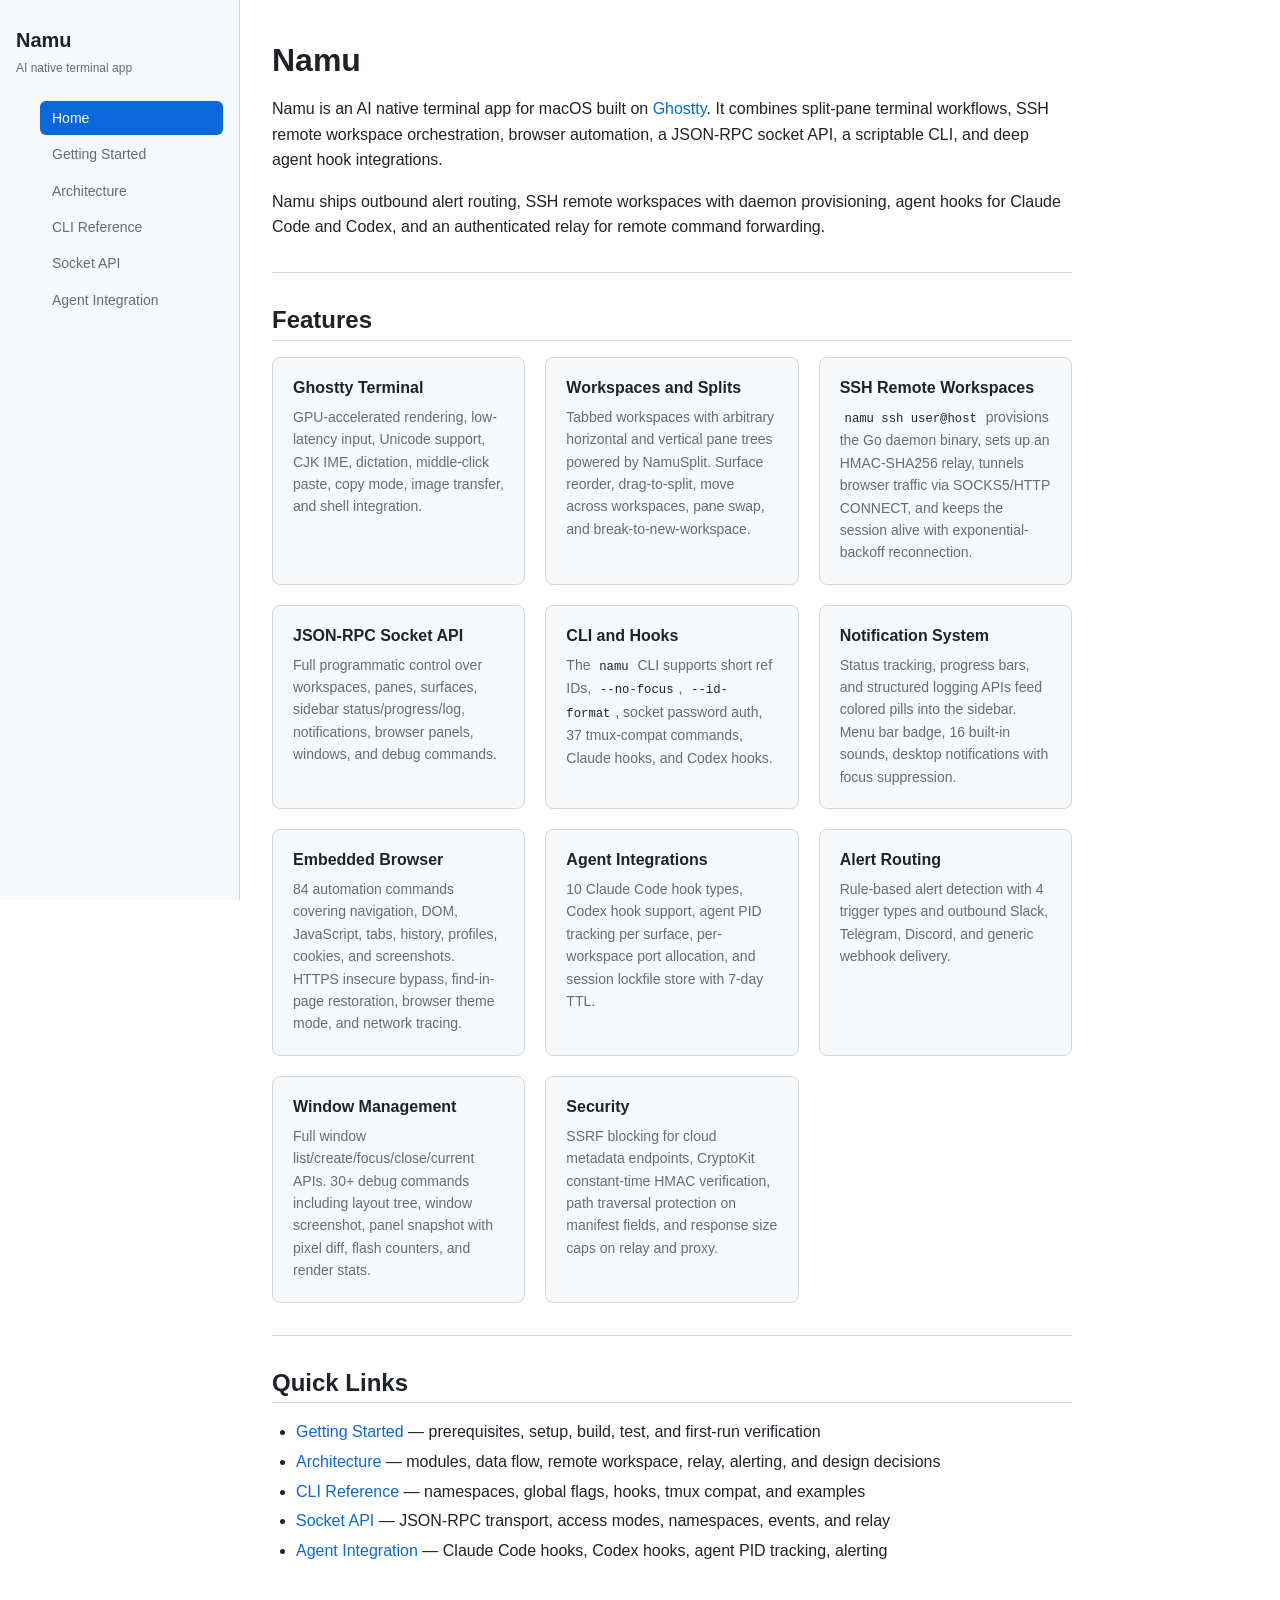
<file: docs/index.html>
<!DOCTYPE html>
<html lang="en">
<head>
    <meta charset="utf-8">
    <meta name="viewport" content="width=device-width, initial-scale=1">
    <title>Namu — AI native terminal app</title>
    <link rel="stylesheet" href="style.css">
</head>
<body>
<div class="page-wrapper">
    <aside class="sidebar">
        <a href="index.html" class="sidebar-logo">Namu</a>
        <p class="sidebar-tagline">AI native terminal app</p>
        <nav>
            <ul>
                <li><a href="index.html" class="active">Home</a></li>
                <li><a href="getting-started.html">Getting Started</a></li>
                <li><a href="architecture.html">Architecture</a></li>
                <li><a href="cli-reference.html">CLI Reference</a></li>
                <li><a href="socket-api.html">Socket API</a></li>
                <li><a href="ai-integration.html">Agent Integration</a></li>
            </ul>
        </nav>
    </aside>

    <main class="content">
        <h1>Namu</h1>
        <p>
            Namu is an AI native terminal app for macOS built on
            <a href="https://ghostty.org/">Ghostty</a>. It combines split-pane terminal
            workflows, SSH remote workspace orchestration, browser automation, a JSON-RPC
            socket API, a scriptable CLI, and deep agent hook integrations.
        </p>
        <p>
            Namu ships outbound alert routing, SSH remote workspaces with daemon
            provisioning, agent hooks for Claude Code and Codex, and an authenticated
            relay for remote command forwarding.
        </p>

        <hr>

        <h2>Features</h2>

        <div class="feature-grid">
            <div class="feature-card">
                <h3>Ghostty Terminal</h3>
                <p>GPU-accelerated rendering, low-latency input, Unicode support, CJK IME, dictation, middle-click paste, copy mode, image transfer, and shell integration.</p>
            </div>
            <div class="feature-card">
                <h3>Workspaces and Splits</h3>
                <p>Tabbed workspaces with arbitrary horizontal and vertical pane trees powered by NamuSplit. Surface reorder, drag-to-split, move across workspaces, pane swap, and break-to-new-workspace.</p>
            </div>
            <div class="feature-card">
                <h3>SSH Remote Workspaces</h3>
                <p><code>namu ssh user@host</code> provisions the Go daemon binary, sets up an HMAC-SHA256 relay, tunnels browser traffic via SOCKS5/HTTP CONNECT, and keeps the session alive with exponential-backoff reconnection.</p>
            </div>
            <div class="feature-card">
                <h3>JSON-RPC Socket API</h3>
                <p>Full programmatic control over workspaces, panes, surfaces, sidebar status/progress/log, notifications, browser panels, windows, and debug commands.</p>
            </div>
            <div class="feature-card">
                <h3>CLI and Hooks</h3>
                <p>The <code>namu</code> CLI supports short ref IDs, <code>--no-focus</code>, <code>--id-format</code>, socket password auth, 37 tmux-compat commands, Claude hooks, and Codex hooks.</p>
            </div>
            <div class="feature-card">
                <h3>Notification System</h3>
                <p>Status tracking, progress bars, and structured logging APIs feed colored pills into the sidebar. Menu bar badge, 16 built-in sounds, desktop notifications with focus suppression.</p>
            </div>
            <div class="feature-card">
                <h3>Embedded Browser</h3>
                <p>84 automation commands covering navigation, DOM, JavaScript, tabs, history, profiles, cookies, and screenshots. HTTPS insecure bypass, find-in-page restoration, browser theme mode, and network tracing.</p>
            </div>
            <div class="feature-card">
                <h3>Agent Integrations</h3>
                <p>10 Claude Code hook types, Codex hook support, agent PID tracking per surface, per-workspace port allocation, and session lockfile store with 7-day TTL.</p>
            </div>
            <div class="feature-card">
                <h3>Alert Routing</h3>
                <p>Rule-based alert detection with 4 trigger types and outbound Slack, Telegram, Discord, and generic webhook delivery.</p>
            </div>
            <div class="feature-card">
                <h3>Window Management</h3>
                <p>Full window list/create/focus/close/current APIs. 30+ debug commands including layout tree, window screenshot, panel snapshot with pixel diff, flash counters, and render stats.</p>
            </div>
            <div class="feature-card">
                <h3>Security</h3>
                <p>SSRF blocking for cloud metadata endpoints, CryptoKit constant-time HMAC verification, path traversal protection on manifest fields, and response size caps on relay and proxy.</p>
            </div>
        </div>

        <hr>

        <h2>Quick Links</h2>
        <ul>
            <li><a href="getting-started.html">Getting Started</a> — prerequisites, setup, build, test, and first-run verification</li>
            <li><a href="architecture.html">Architecture</a> — modules, data flow, remote workspace, relay, alerting, and design decisions</li>
            <li><a href="cli-reference.html">CLI Reference</a> — namespaces, global flags, hooks, tmux compat, and examples</li>
            <li><a href="socket-api.html">Socket API</a> — JSON-RPC transport, access modes, namespaces, events, and relay</li>
            <li><a href="ai-integration.html">Agent Integration</a> — Claude Code hooks, Codex hooks, agent PID tracking, alerting</li>
        </ul>
    </main>
</div>
</body>
</html>
</file>
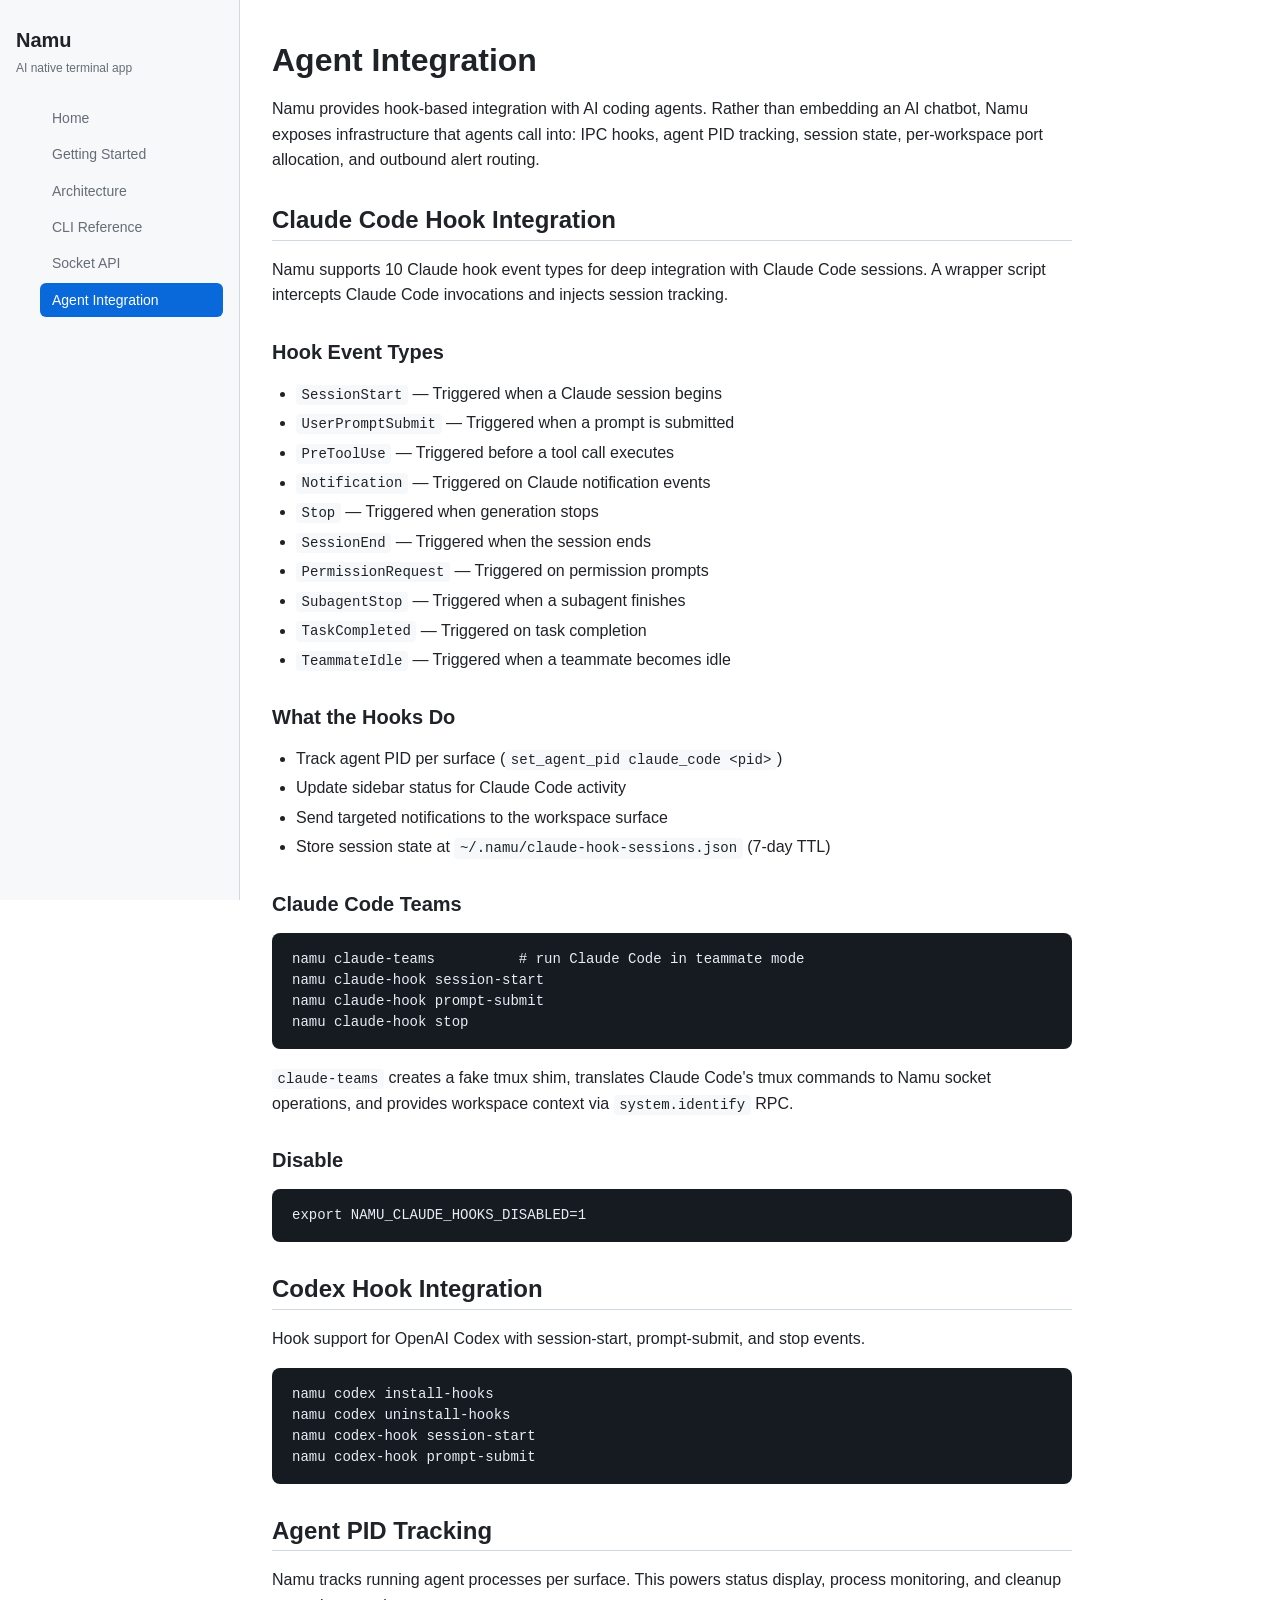
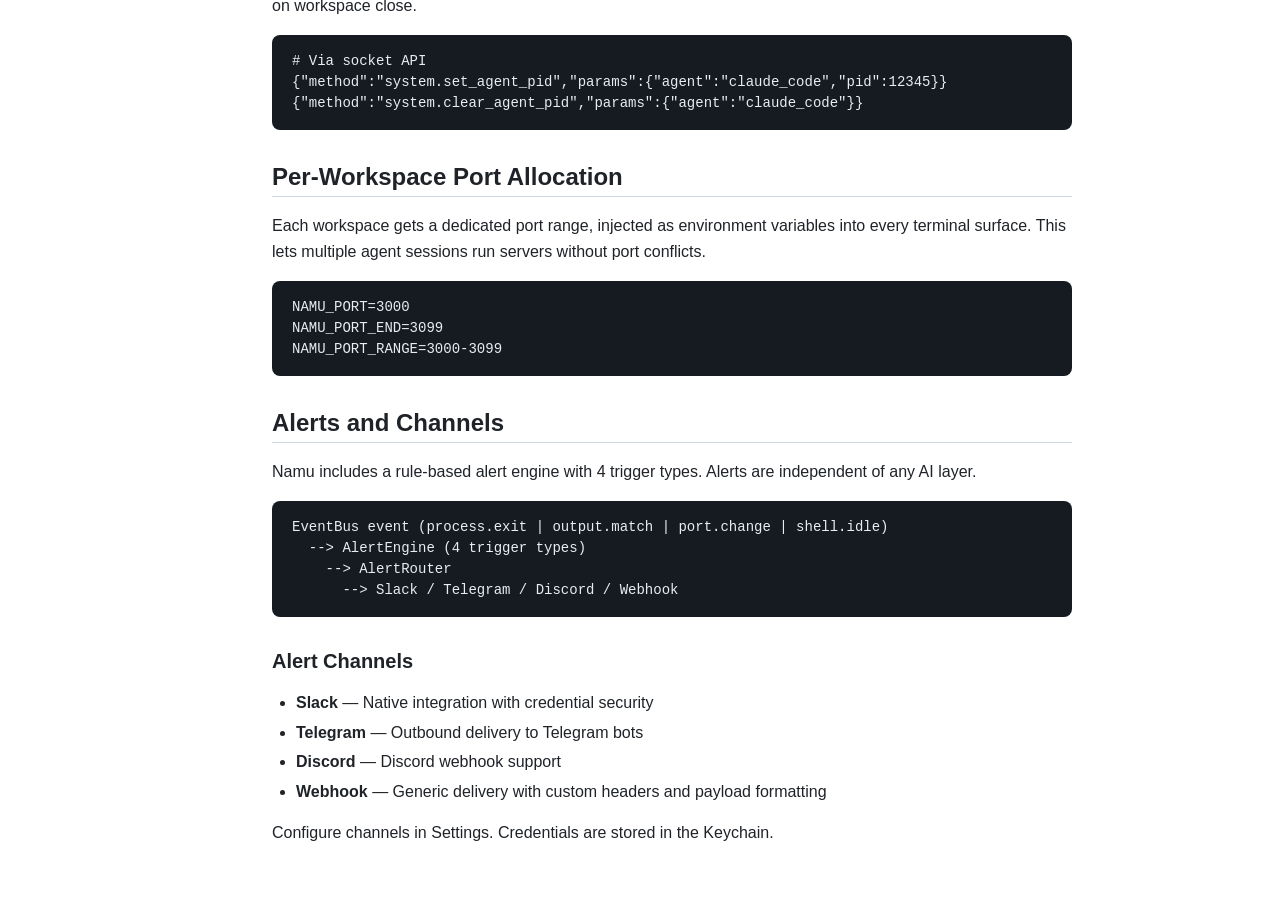
<file: docs/ai-integration.html>
<!DOCTYPE html>
<html lang="en">
<head>
    <meta charset="utf-8">
    <meta name="viewport" content="width=device-width, initial-scale=1">
    <title>Agent Integration — Namu</title>
    <link rel="stylesheet" href="style.css">
</head>
<body>
<div class="page-wrapper">
    <aside class="sidebar">
        <a href="index.html" class="sidebar-logo">Namu</a>
        <p class="sidebar-tagline">AI native terminal app</p>
        <nav>
            <ul>
                <li><a href="index.html">Home</a></li>
                <li><a href="getting-started.html">Getting Started</a></li>
                <li><a href="architecture.html">Architecture</a></li>
                <li><a href="cli-reference.html">CLI Reference</a></li>
                <li><a href="socket-api.html">Socket API</a></li>
                <li><a href="ai-integration.html" class="active">Agent Integration</a></li>
            </ul>
        </nav>
    </aside>

    <main class="content">
        <h1>Agent Integration</h1>

        <p>
            Namu provides hook-based integration with AI coding agents. Rather than
            embedding an AI chatbot, Namu exposes infrastructure that agents call into:
            IPC hooks, agent PID tracking, session state, per-workspace port allocation,
            and outbound alert routing.
        </p>

        <h2>Claude Code Hook Integration</h2>
        <p>
            Namu supports 10 Claude hook event types for deep integration with Claude Code
            sessions. A wrapper script intercepts Claude Code invocations and injects
            session tracking.
        </p>

        <h3>Hook Event Types</h3>
        <ul>
            <li><code>SessionStart</code> — Triggered when a Claude session begins</li>
            <li><code>UserPromptSubmit</code> — Triggered when a prompt is submitted</li>
            <li><code>PreToolUse</code> — Triggered before a tool call executes</li>
            <li><code>Notification</code> — Triggered on Claude notification events</li>
            <li><code>Stop</code> — Triggered when generation stops</li>
            <li><code>SessionEnd</code> — Triggered when the session ends</li>
            <li><code>PermissionRequest</code> — Triggered on permission prompts</li>
            <li><code>SubagentStop</code> — Triggered when a subagent finishes</li>
            <li><code>TaskCompleted</code> — Triggered on task completion</li>
            <li><code>TeammateIdle</code> — Triggered when a teammate becomes idle</li>
        </ul>

        <h3>What the Hooks Do</h3>
        <ul>
            <li>Track agent PID per surface (<code>set_agent_pid claude_code &lt;pid&gt;</code>)</li>
            <li>Update sidebar status for Claude Code activity</li>
            <li>Send targeted notifications to the workspace surface</li>
            <li>Store session state at <code>~/.namu/claude-hook-sessions.json</code> (7-day TTL)</li>
        </ul>

        <h3>Claude Code Teams</h3>
        <pre><code>namu claude-teams          # run Claude Code in teammate mode
namu claude-hook session-start
namu claude-hook prompt-submit
namu claude-hook stop</code></pre>
        <p>
            <code>claude-teams</code> creates a fake tmux shim, translates Claude Code's
            tmux commands to Namu socket operations, and provides workspace context via
            <code>system.identify</code> RPC.
        </p>

        <h3>Disable</h3>
        <pre><code>export NAMU_CLAUDE_HOOKS_DISABLED=1</code></pre>

        <h2>Codex Hook Integration</h2>
        <p>
            Hook support for OpenAI Codex with session-start, prompt-submit, and
            stop events.
        </p>
        <pre><code>namu codex install-hooks
namu codex uninstall-hooks
namu codex-hook session-start
namu codex-hook prompt-submit</code></pre>

        <h2>Agent PID Tracking</h2>
        <p>
            Namu tracks running agent processes per surface. This powers status display,
            process monitoring, and cleanup on workspace close.
        </p>
        <pre><code># Via socket API
{"method":"system.set_agent_pid","params":{"agent":"claude_code","pid":12345}}
{"method":"system.clear_agent_pid","params":{"agent":"claude_code"}}</code></pre>

        <h2>Per-Workspace Port Allocation</h2>
        <p>
            Each workspace gets a dedicated port range, injected as environment variables
            into every terminal surface. This lets multiple agent sessions run servers
            without port conflicts.
        </p>
        <pre><code>NAMU_PORT=3000
NAMU_PORT_END=3099
NAMU_PORT_RANGE=3000-3099</code></pre>

        <h2>Alerts and Channels</h2>
        <p>
            Namu includes a rule-based alert engine with 4 trigger types.
            Alerts are independent of any AI layer.
        </p>
        <pre><code>EventBus event (process.exit | output.match | port.change | shell.idle)
  --> AlertEngine (4 trigger types)
    --> AlertRouter
      --> Slack / Telegram / Discord / Webhook</code></pre>

        <h3>Alert Channels</h3>
        <ul>
            <li><strong>Slack</strong> — Native integration with credential security</li>
            <li><strong>Telegram</strong> — Outbound delivery to Telegram bots</li>
            <li><strong>Discord</strong> — Discord webhook support</li>
            <li><strong>Webhook</strong> — Generic delivery with custom headers and payload formatting</li>
        </ul>

        <p>Configure channels in Settings. Credentials are stored in the Keychain.</p>
    </main>
</div>
</body>
</html>
</file>
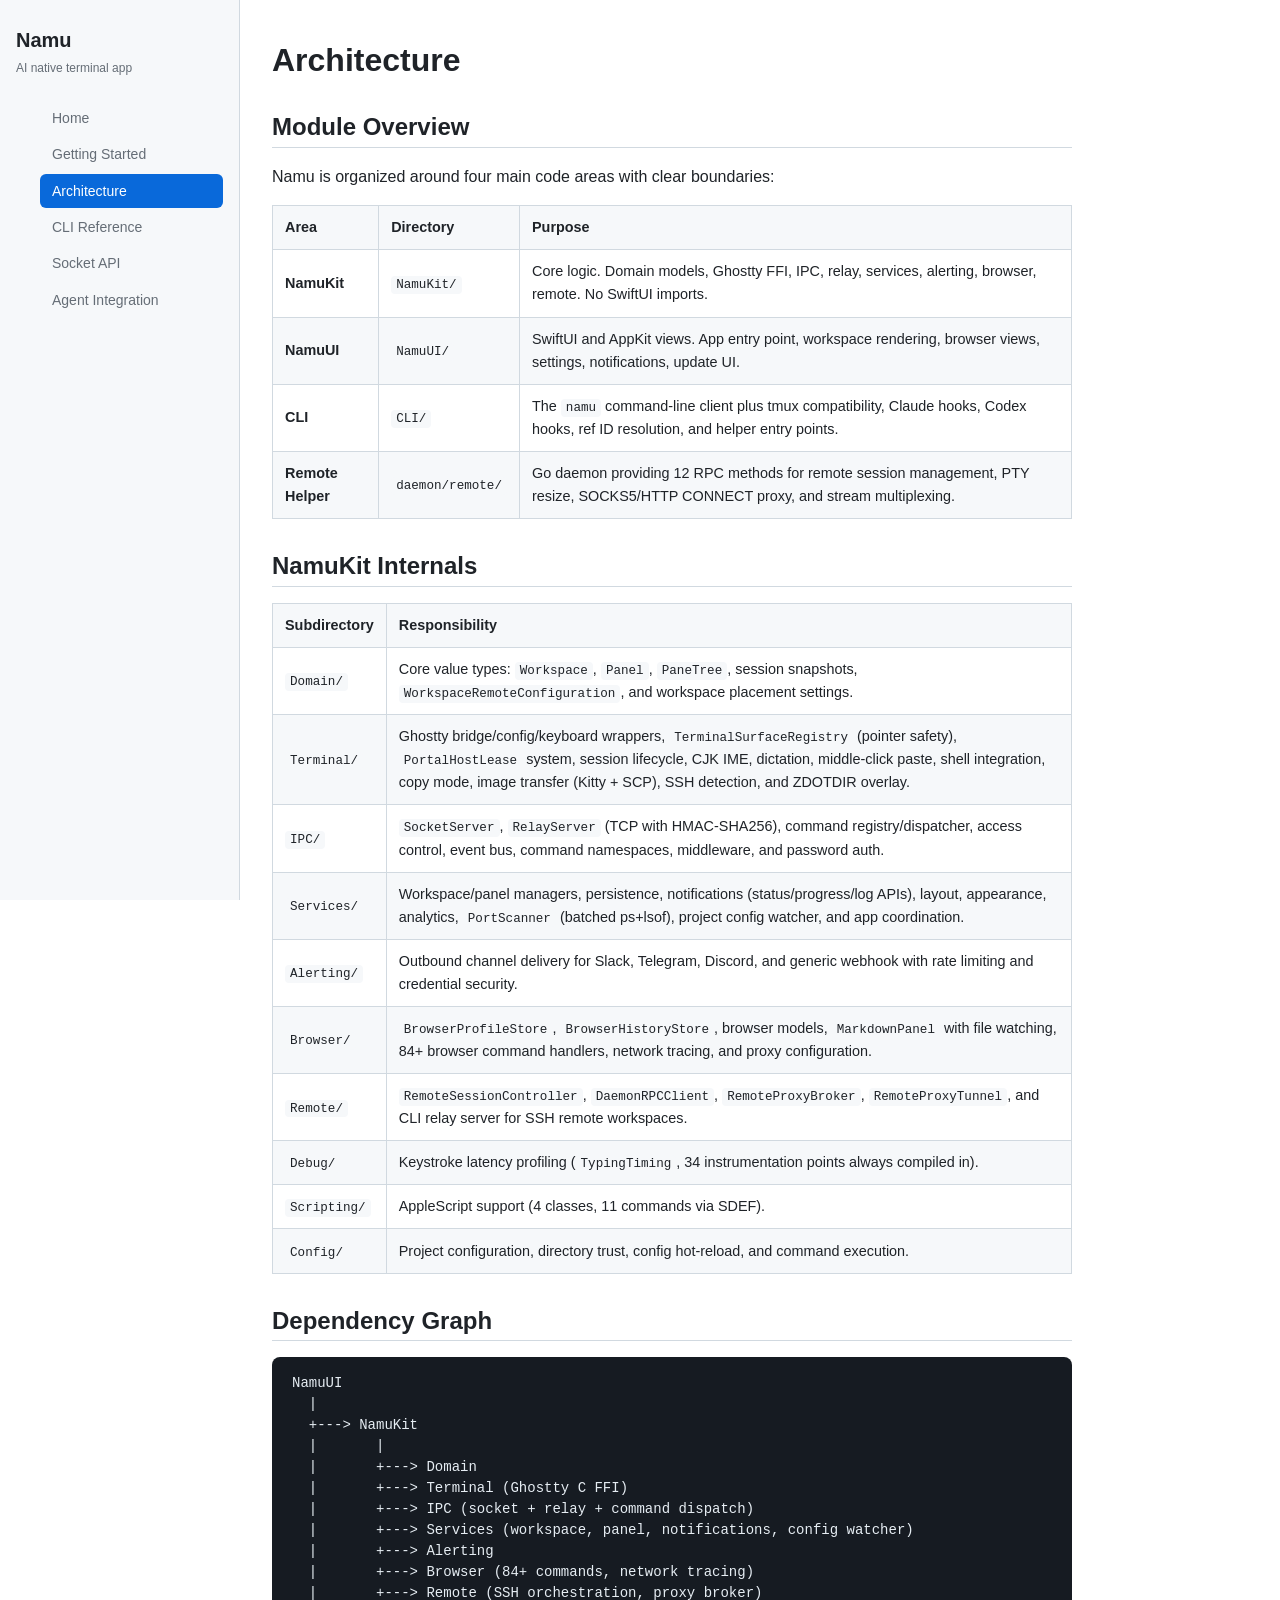
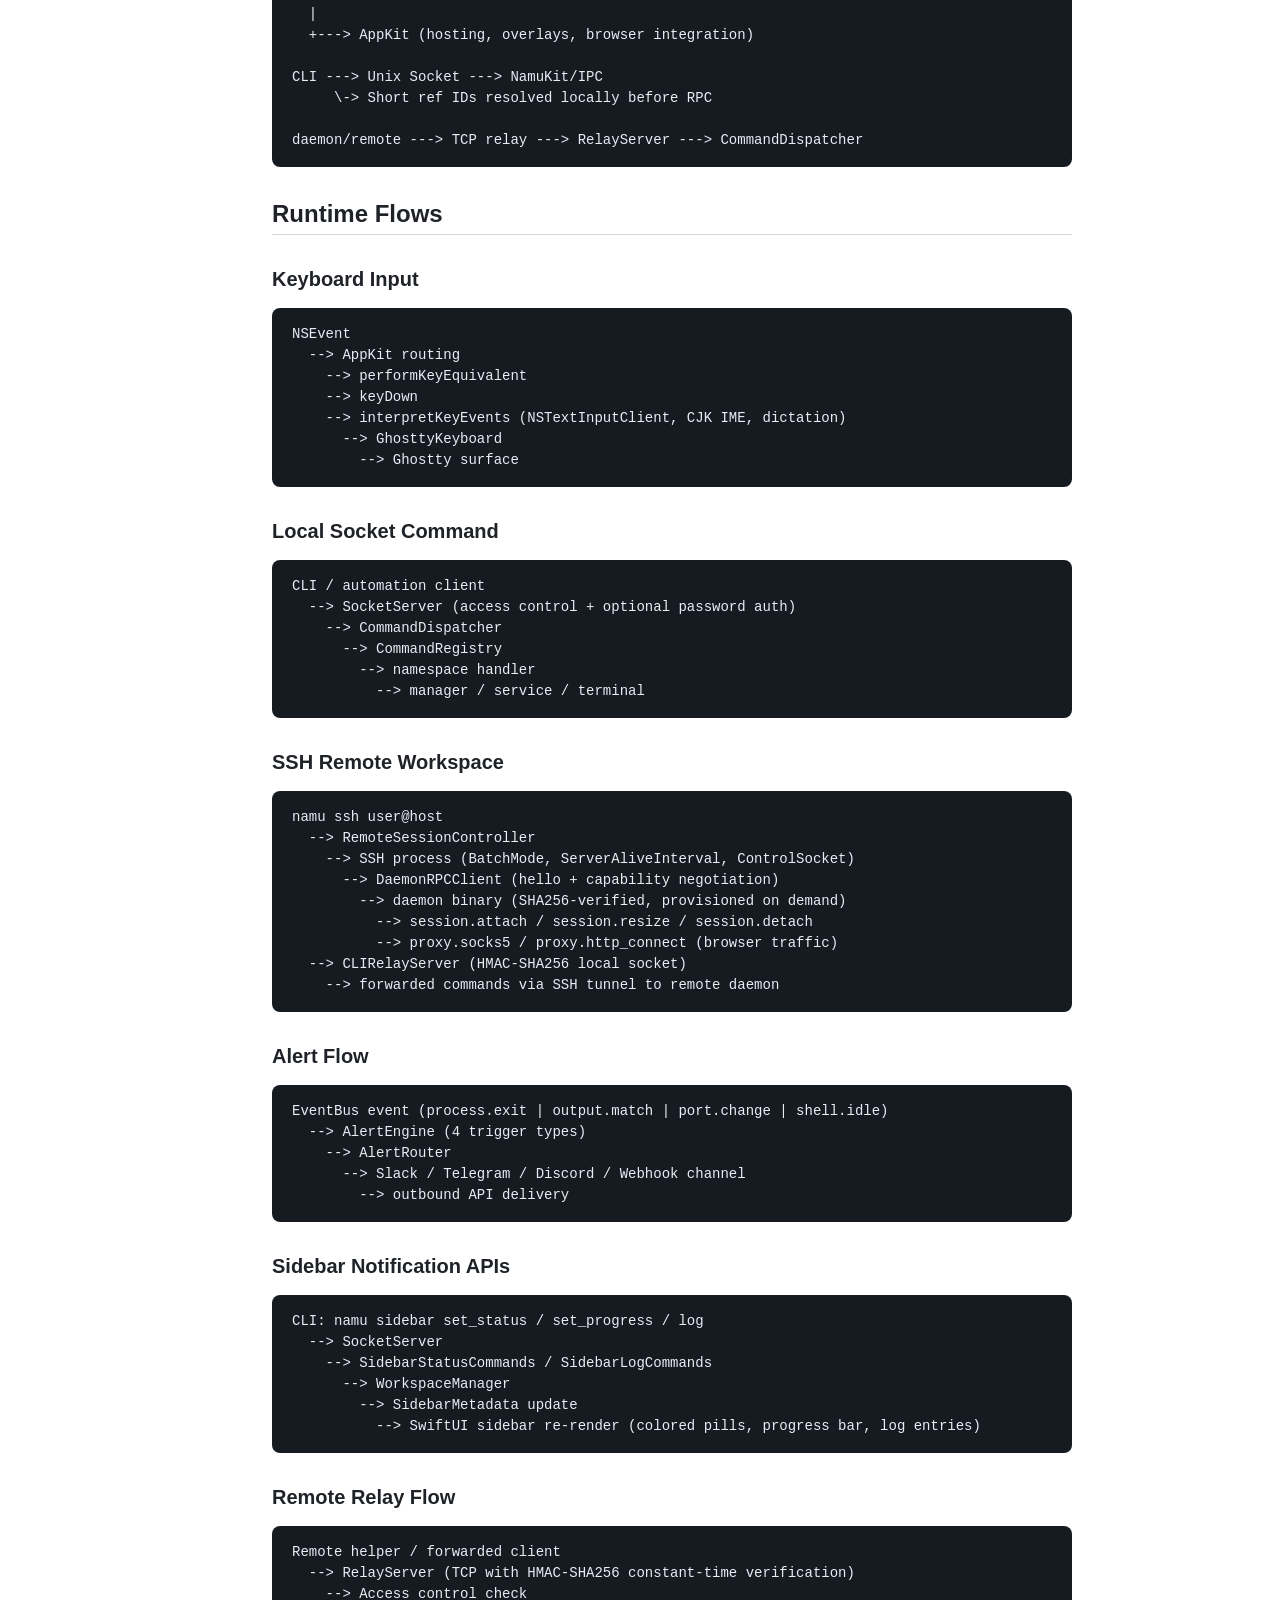
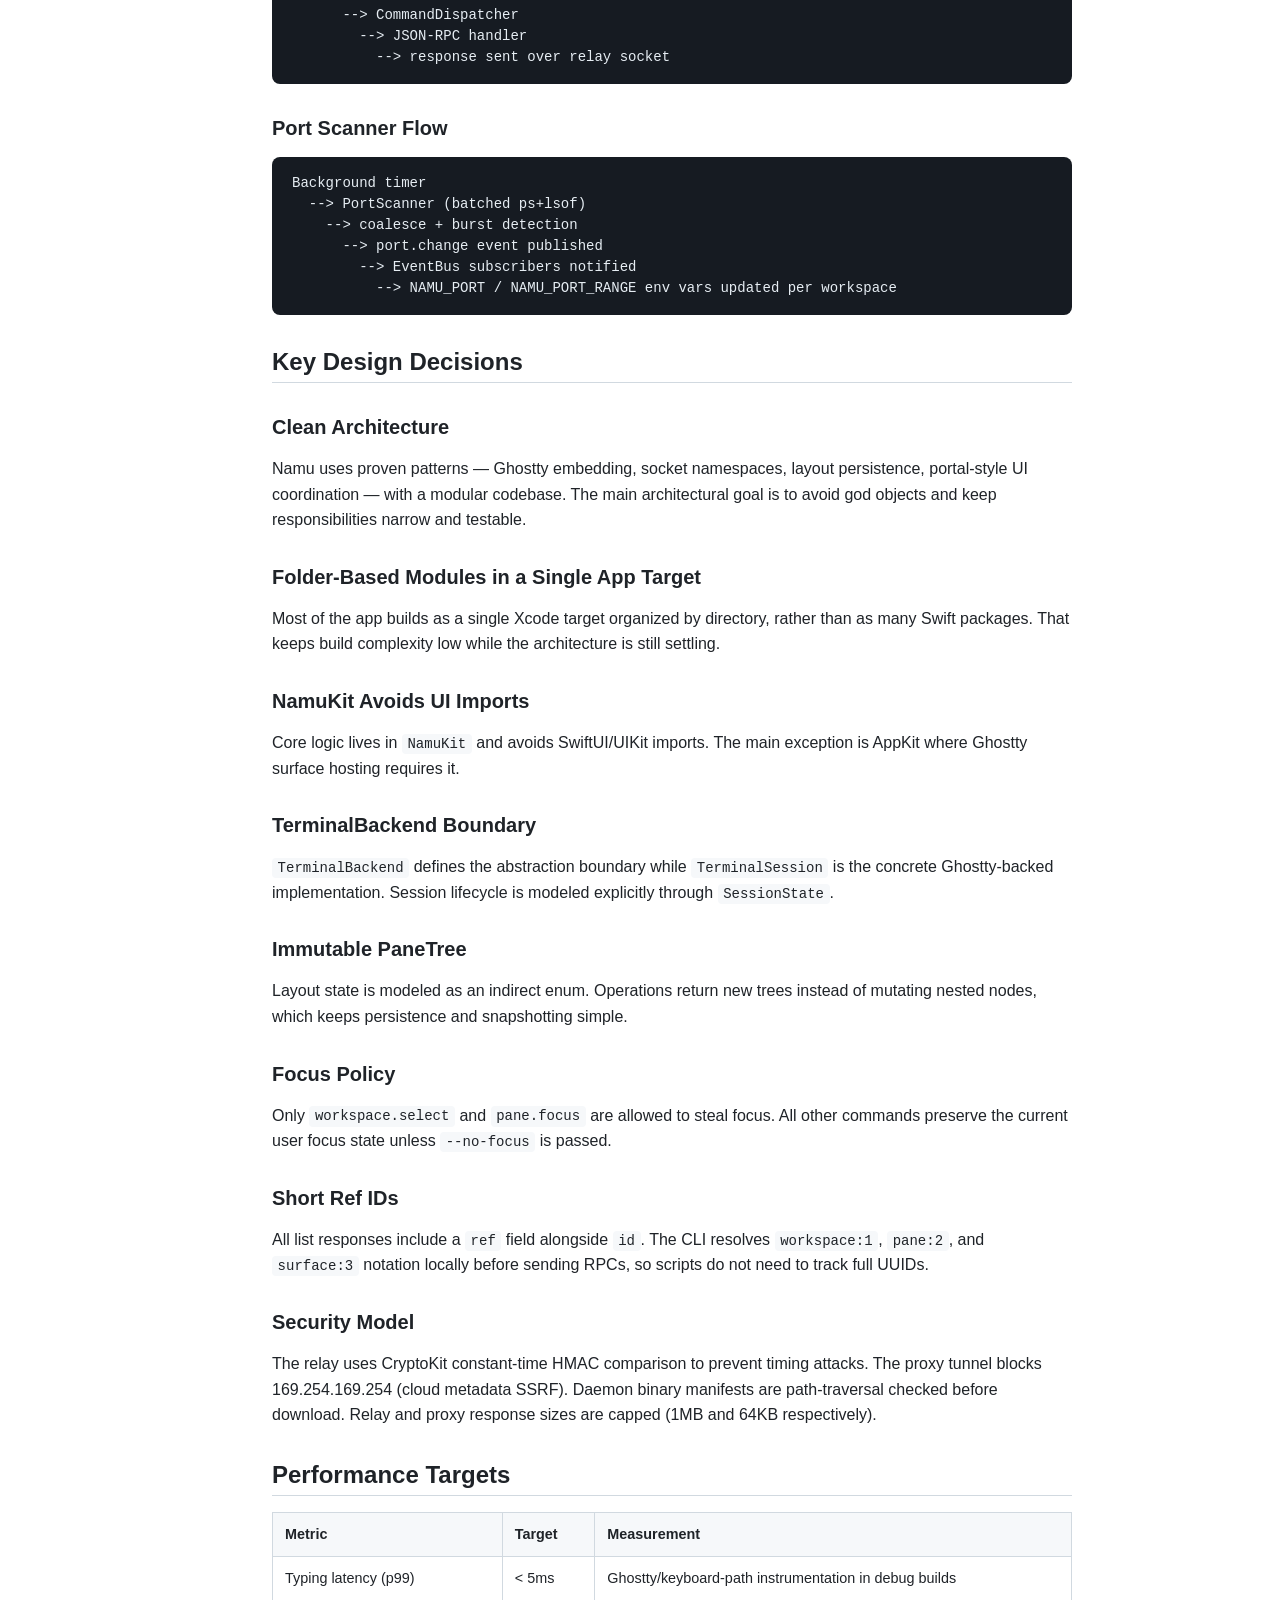
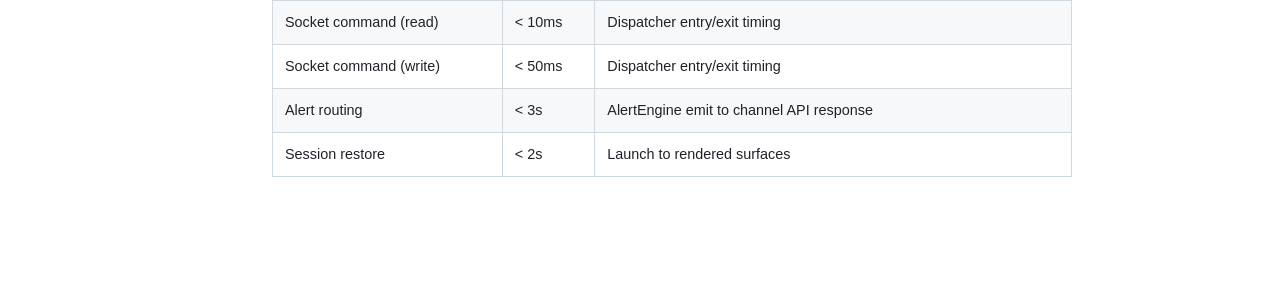
<file: docs/architecture.html>
<!DOCTYPE html>
<html lang="en">
<head>
    <meta charset="utf-8">
    <meta name="viewport" content="width=device-width, initial-scale=1">
    <title>Architecture — Namu</title>
    <link rel="stylesheet" href="style.css">
</head>
<body>
<div class="page-wrapper">
    <aside class="sidebar">
        <a href="index.html" class="sidebar-logo">Namu</a>
        <p class="sidebar-tagline">AI native terminal app</p>
        <nav>
            <ul>
                <li><a href="index.html">Home</a></li>
                <li><a href="getting-started.html">Getting Started</a></li>
                <li><a href="architecture.html" class="active">Architecture</a></li>
                <li><a href="cli-reference.html">CLI Reference</a></li>
                <li><a href="socket-api.html">Socket API</a></li>
                <li><a href="ai-integration.html">Agent Integration</a></li>
            </ul>
        </nav>
    </aside>

    <main class="content">
        <h1>Architecture</h1>

        <h2>Module Overview</h2>
        <p>Namu is organized around four main code areas with clear boundaries:</p>

        <table>
            <thead>
                <tr><th>Area</th><th>Directory</th><th>Purpose</th></tr>
            </thead>
            <tbody>
                <tr>
                    <td><strong>NamuKit</strong></td>
                    <td><code>NamuKit/</code></td>
                    <td>Core logic. Domain models, Ghostty FFI, IPC, relay, services, alerting, browser, remote. No SwiftUI imports.</td>
                </tr>
                <tr>
                    <td><strong>NamuUI</strong></td>
                    <td><code>NamuUI/</code></td>
                    <td>SwiftUI and AppKit views. App entry point, workspace rendering, browser views, settings, notifications, update UI.</td>
                </tr>
                <tr>
                    <td><strong>CLI</strong></td>
                    <td><code>CLI/</code></td>
                    <td>The <code>namu</code> command-line client plus tmux compatibility, Claude hooks, Codex hooks, ref ID resolution, and helper entry points.</td>
                </tr>
                <tr>
                    <td><strong>Remote Helper</strong></td>
                    <td><code>daemon/remote/</code></td>
                    <td>Go daemon providing 12 RPC methods for remote session management, PTY resize, SOCKS5/HTTP CONNECT proxy, and stream multiplexing.</td>
                </tr>
            </tbody>
        </table>

        <h2>NamuKit Internals</h2>
        <table>
            <thead>
                <tr><th>Subdirectory</th><th>Responsibility</th></tr>
            </thead>
            <tbody>
                <tr><td><code>Domain/</code></td><td>Core value types: <code>Workspace</code>, <code>Panel</code>, <code>PaneTree</code>, session snapshots, <code>WorkspaceRemoteConfiguration</code>, and workspace placement settings.</td></tr>
                <tr><td><code>Terminal/</code></td><td>Ghostty bridge/config/keyboard wrappers, <code>TerminalSurfaceRegistry</code> (pointer safety), <code>PortalHostLease</code> system, session lifecycle, CJK IME, dictation, middle-click paste, shell integration, copy mode, image transfer (Kitty + SCP), SSH detection, and ZDOTDIR overlay.</td></tr>
                <tr><td><code>IPC/</code></td><td><code>SocketServer</code>, <code>RelayServer</code> (TCP with HMAC-SHA256), command registry/dispatcher, access control, event bus, command namespaces, middleware, and password auth.</td></tr>
                <tr><td><code>Services/</code></td><td>Workspace/panel managers, persistence, notifications (status/progress/log APIs), layout, appearance, analytics, <code>PortScanner</code> (batched ps+lsof), project config watcher, and app coordination.</td></tr>
                <tr><td><code>Alerting/</code></td><td>Outbound channel delivery for Slack, Telegram, Discord, and generic webhook with rate limiting and credential security.</td></tr>
                <tr><td><code>Browser/</code></td><td><code>BrowserProfileStore</code>, <code>BrowserHistoryStore</code>, browser models, <code>MarkdownPanel</code> with file watching, 84+ browser command handlers, network tracing, and proxy configuration.</td></tr>
                <tr><td><code>Remote/</code></td><td><code>RemoteSessionController</code>, <code>DaemonRPCClient</code>, <code>RemoteProxyBroker</code>, <code>RemoteProxyTunnel</code>, and CLI relay server for SSH remote workspaces.</td></tr>
                <tr><td><code>Debug/</code></td><td>Keystroke latency profiling (<code>TypingTiming</code>, 34 instrumentation points always compiled in).</td></tr>
                <tr><td><code>Scripting/</code></td><td>AppleScript support (4 classes, 11 commands via SDEF).</td></tr>
                <tr><td><code>Config/</code></td><td>Project configuration, directory trust, config hot-reload, and command execution.</td></tr>
            </tbody>
        </table>

        <h2>Dependency Graph</h2>
        <pre><code>NamuUI
  |
  +---> NamuKit
  |       |
  |       +---> Domain
  |       +---> Terminal (Ghostty C FFI)
  |       +---> IPC (socket + relay + command dispatch)
  |       +---> Services (workspace, panel, notifications, config watcher)
  |       +---> Alerting
  |       +---> Browser (84+ commands, network tracing)
  |       +---> Remote (SSH orchestration, proxy broker)
  |
  +---> AppKit (hosting, overlays, browser integration)

CLI ---> Unix Socket ---> NamuKit/IPC
     \-> Short ref IDs resolved locally before RPC

daemon/remote ---> TCP relay ---> RelayServer ---> CommandDispatcher</code></pre>

        <h2>Runtime Flows</h2>

        <h3>Keyboard Input</h3>
        <pre><code>NSEvent
  --> AppKit routing
    --> performKeyEquivalent
    --> keyDown
    --> interpretKeyEvents (NSTextInputClient, CJK IME, dictation)
      --> GhosttyKeyboard
        --> Ghostty surface</code></pre>

        <h3>Local Socket Command</h3>
        <pre><code>CLI / automation client
  --> SocketServer (access control + optional password auth)
    --> CommandDispatcher
      --> CommandRegistry
        --> namespace handler
          --> manager / service / terminal</code></pre>

        <h3>SSH Remote Workspace</h3>
        <pre><code>namu ssh user@host
  --> RemoteSessionController
    --> SSH process (BatchMode, ServerAliveInterval, ControlSocket)
      --> DaemonRPCClient (hello + capability negotiation)
        --> daemon binary (SHA256-verified, provisioned on demand)
          --> session.attach / session.resize / session.detach
          --> proxy.socks5 / proxy.http_connect (browser traffic)
  --> CLIRelayServer (HMAC-SHA256 local socket)
    --> forwarded commands via SSH tunnel to remote daemon</code></pre>

        <h3>Alert Flow</h3>
        <pre><code>EventBus event (process.exit | output.match | port.change | shell.idle)
  --> AlertEngine (4 trigger types)
    --> AlertRouter
      --> Slack / Telegram / Discord / Webhook channel
        --> outbound API delivery</code></pre>

        <h3>Sidebar Notification APIs</h3>
        <pre><code>CLI: namu sidebar set_status / set_progress / log
  --> SocketServer
    --> SidebarStatusCommands / SidebarLogCommands
      --> WorkspaceManager
        --> SidebarMetadata update
          --> SwiftUI sidebar re-render (colored pills, progress bar, log entries)</code></pre>

        <h3>Remote Relay Flow</h3>
        <pre><code>Remote helper / forwarded client
  --> RelayServer (TCP with HMAC-SHA256 constant-time verification)
    --> Access control check
      --> CommandDispatcher
        --> JSON-RPC handler
          --> response sent over relay socket</code></pre>

        <h3>Port Scanner Flow</h3>
        <pre><code>Background timer
  --> PortScanner (batched ps+lsof)
    --> coalesce + burst detection
      --> port.change event published
        --> EventBus subscribers notified
          --> NAMU_PORT / NAMU_PORT_RANGE env vars updated per workspace</code></pre>

        <h2>Key Design Decisions</h2>

        <h3>Clean Architecture</h3>
        <p>
            Namu uses proven patterns — Ghostty embedding, socket namespaces,
            layout persistence, portal-style UI coordination — with a modular codebase.
            The main architectural goal is to avoid god objects and keep responsibilities
            narrow and testable.
        </p>

        <h3>Folder-Based Modules in a Single App Target</h3>
        <p>
            Most of the app builds as a single Xcode target organized by directory, rather
            than as many Swift packages. That keeps build complexity low while the
            architecture is still settling.
        </p>

        <h3>NamuKit Avoids UI Imports</h3>
        <p>
            Core logic lives in <code>NamuKit</code> and avoids SwiftUI/UIKit imports. The main
            exception is AppKit where Ghostty surface hosting requires it.
        </p>

        <h3>TerminalBackend Boundary</h3>
        <p>
            <code>TerminalBackend</code> defines the abstraction boundary while
            <code>TerminalSession</code> is the concrete Ghostty-backed implementation. Session
            lifecycle is modeled explicitly through <code>SessionState</code>.
        </p>

        <h3>Immutable PaneTree</h3>
        <p>
            Layout state is modeled as an indirect enum. Operations return new trees instead
            of mutating nested nodes, which keeps persistence and snapshotting simple.
        </p>

        <h3>Focus Policy</h3>
        <p>
            Only <code>workspace.select</code> and <code>pane.focus</code> are allowed to steal
            focus. All other commands preserve the current user focus state unless
            <code>--no-focus</code> is passed.
        </p>

        <h3>Short Ref IDs</h3>
        <p>
            All list responses include a <code>ref</code> field alongside <code>id</code>.
            The CLI resolves <code>workspace:1</code>, <code>pane:2</code>, and
            <code>surface:3</code> notation locally before sending RPCs, so scripts do not
            need to track full UUIDs.
        </p>

        <h3>Security Model</h3>
        <p>
            The relay uses CryptoKit constant-time HMAC comparison to prevent timing attacks.
            The proxy tunnel blocks 169.254.169.254 (cloud metadata SSRF). Daemon binary
            manifests are path-traversal checked before download. Relay and proxy response
            sizes are capped (1MB and 64KB respectively).
        </p>

        <h2>Performance Targets</h2>
        <table>
            <thead>
                <tr><th>Metric</th><th>Target</th><th>Measurement</th></tr>
            </thead>
            <tbody>
                <tr><td>Typing latency (p99)</td><td>&lt; 5ms</td><td>Ghostty/keyboard-path instrumentation in debug builds</td></tr>
                <tr><td>Socket command (read)</td><td>&lt; 10ms</td><td>Dispatcher entry/exit timing</td></tr>
                <tr><td>Socket command (write)</td><td>&lt; 50ms</td><td>Dispatcher entry/exit timing</td></tr>
                <tr><td>Alert routing</td><td>&lt; 3s</td><td>AlertEngine emit to channel API response</td></tr>
                <tr><td>Session restore</td><td>&lt; 2s</td><td>Launch to rendered surfaces</td></tr>
            </tbody>
        </table>
    </main>
</div>
</body>
</html>
</file>
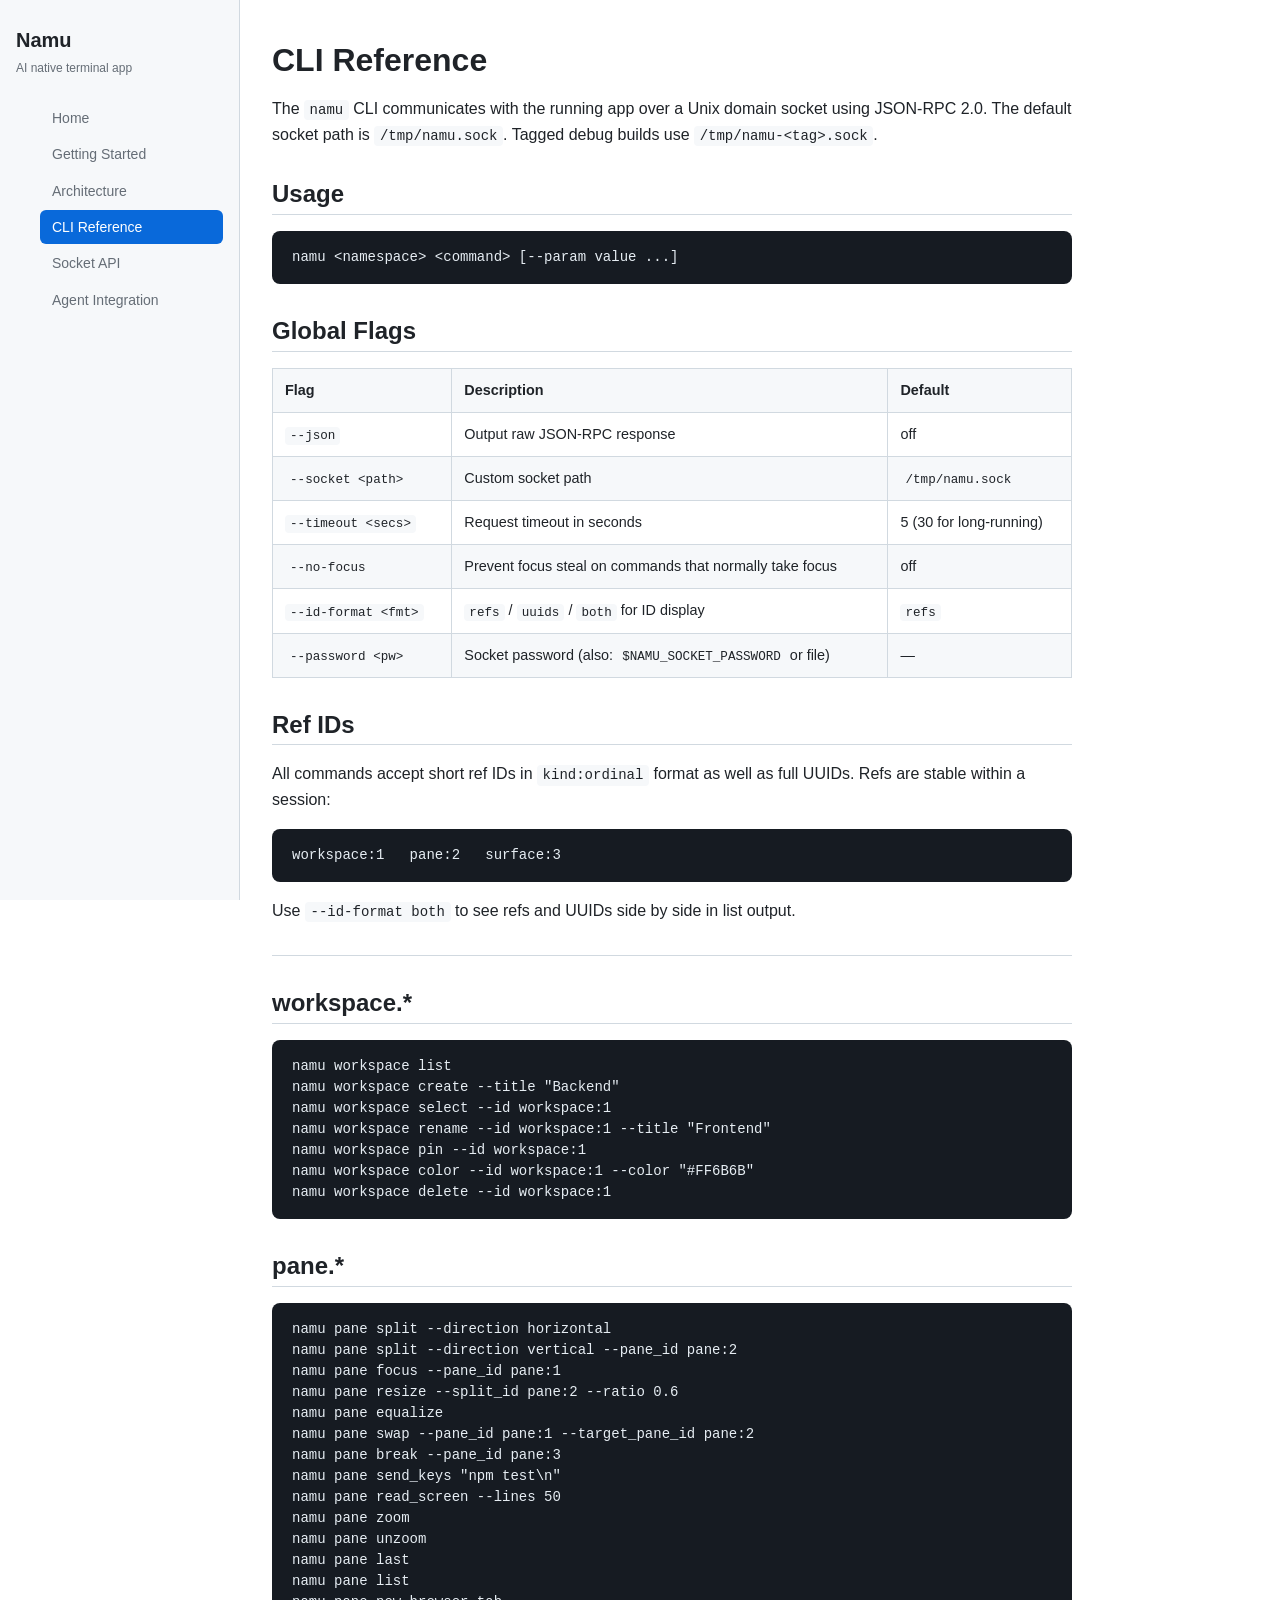
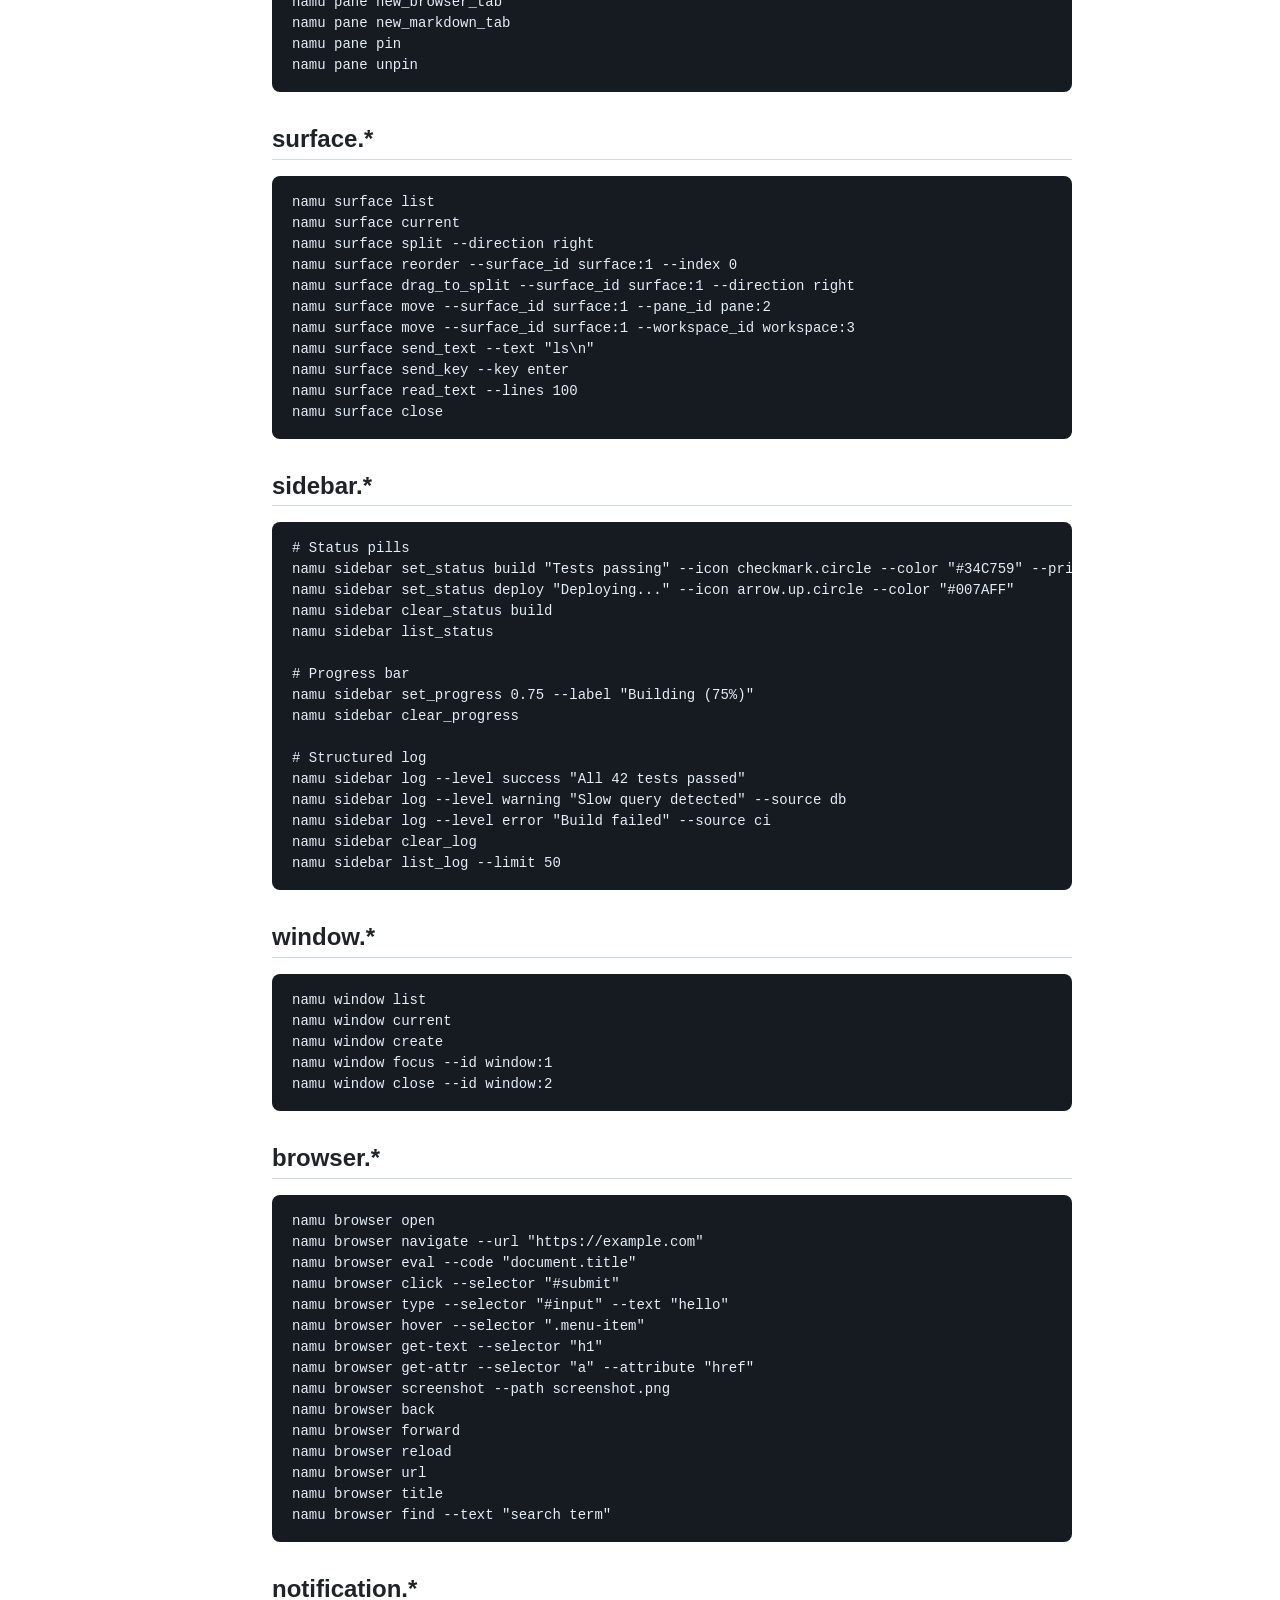
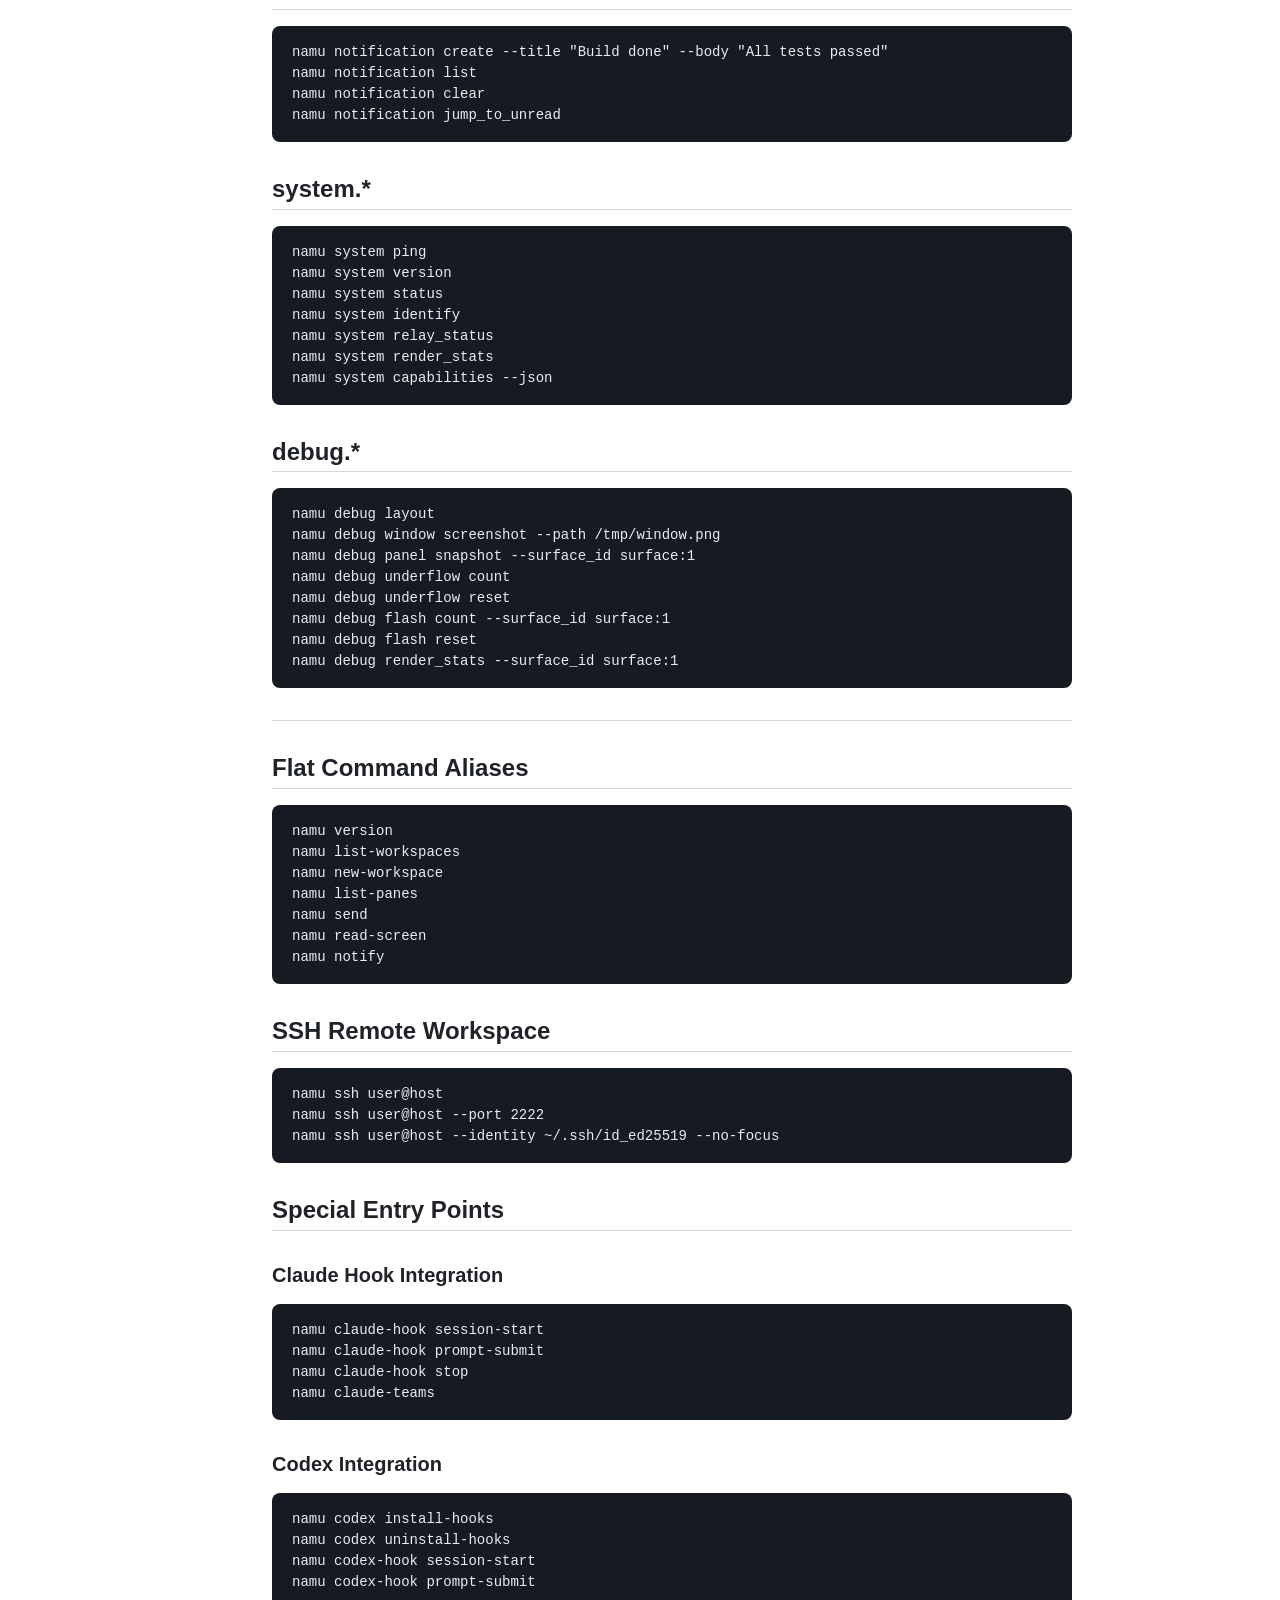
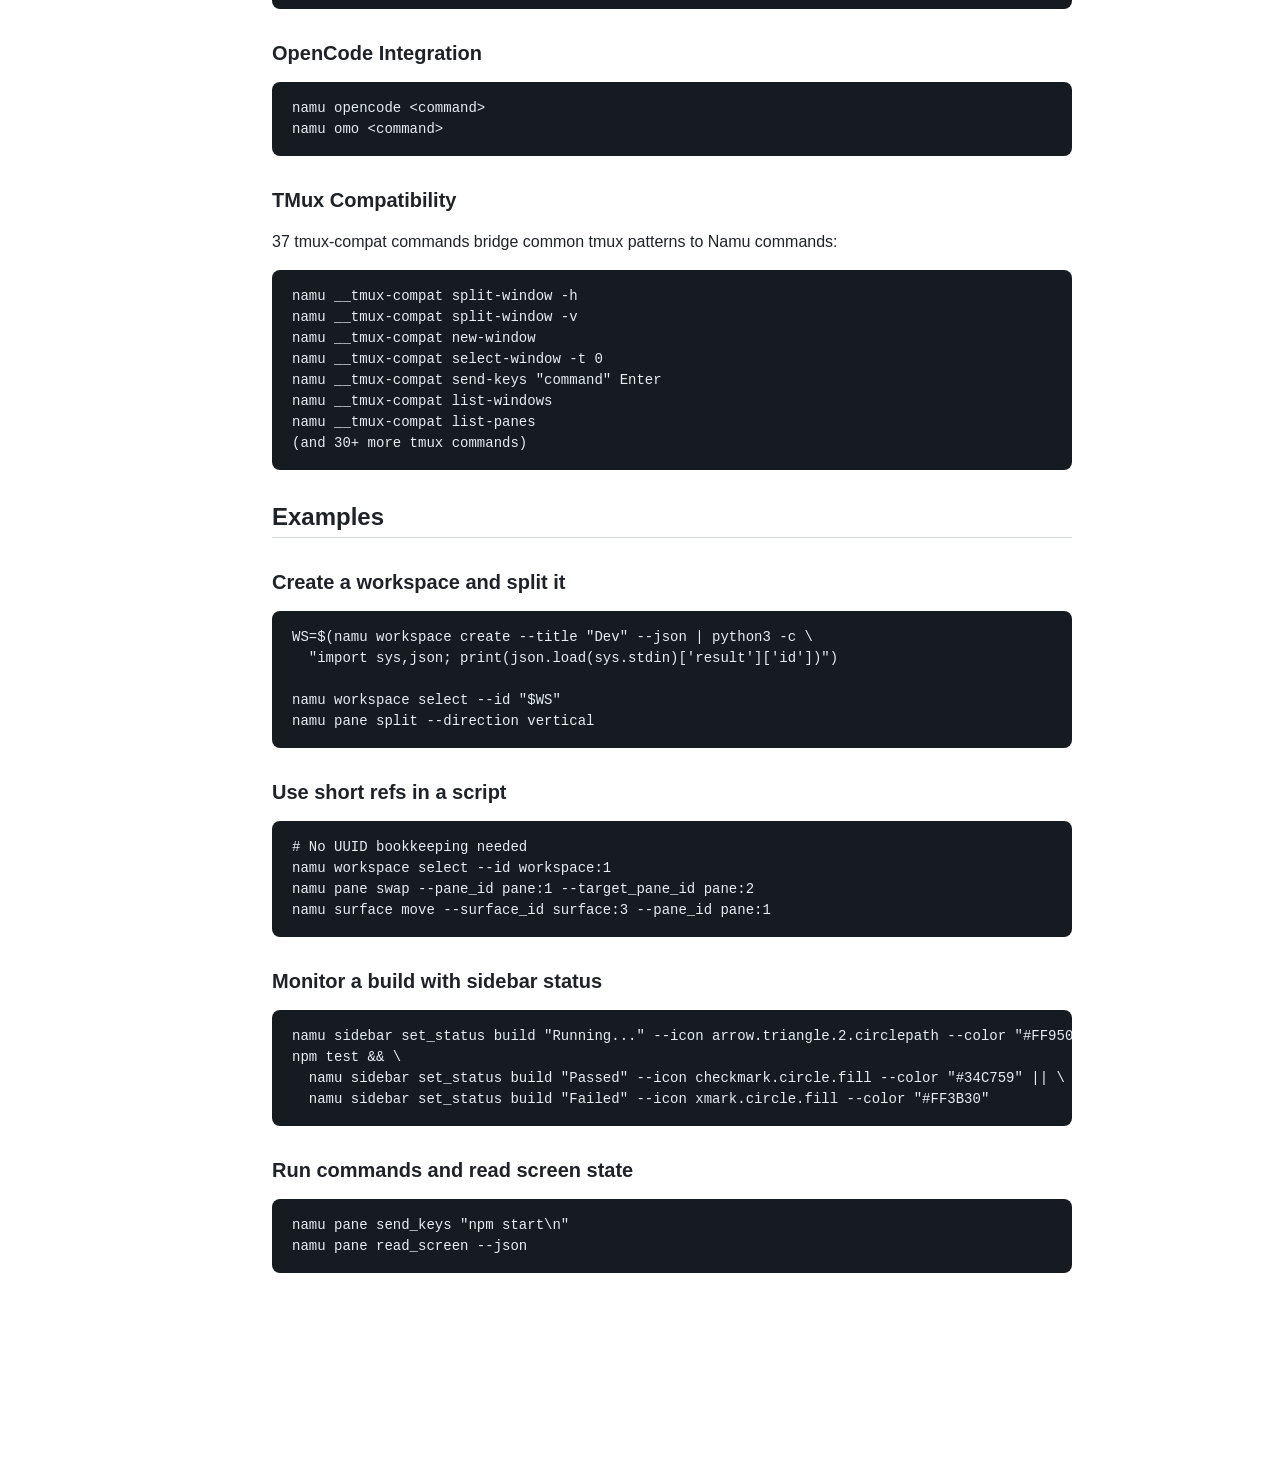
<file: docs/cli-reference.html>
<!DOCTYPE html>
<html lang="en">
<head>
    <meta charset="utf-8">
    <meta name="viewport" content="width=device-width, initial-scale=1">
    <title>CLI Reference — Namu</title>
    <link rel="stylesheet" href="style.css">
</head>
<body>
<div class="page-wrapper">
    <aside class="sidebar">
        <a href="index.html" class="sidebar-logo">Namu</a>
        <p class="sidebar-tagline">AI native terminal app</p>
        <nav>
            <ul>
                <li><a href="index.html">Home</a></li>
                <li><a href="getting-started.html">Getting Started</a></li>
                <li><a href="architecture.html">Architecture</a></li>
                <li><a href="cli-reference.html" class="active">CLI Reference</a></li>
                <li><a href="socket-api.html">Socket API</a></li>
                <li><a href="ai-integration.html">Agent Integration</a></li>
            </ul>
        </nav>
    </aside>

    <main class="content">
        <h1>CLI Reference</h1>
        <p>
            The <code>namu</code> CLI communicates with the running app over a Unix domain
            socket using JSON-RPC 2.0. The default socket path is <code>/tmp/namu.sock</code>.
            Tagged debug builds use <code>/tmp/namu-&lt;tag&gt;.sock</code>.
        </p>

        <h2>Usage</h2>
        <pre><code>namu &lt;namespace&gt; &lt;command&gt; [--param value ...]</code></pre>

        <h2>Global Flags</h2>
        <table>
            <thead><tr><th>Flag</th><th>Description</th><th>Default</th></tr></thead>
            <tbody>
                <tr><td><code>--json</code></td><td>Output raw JSON-RPC response</td><td>off</td></tr>
                <tr><td><code>--socket &lt;path&gt;</code></td><td>Custom socket path</td><td><code>/tmp/namu.sock</code></td></tr>
                <tr><td><code>--timeout &lt;secs&gt;</code></td><td>Request timeout in seconds</td><td>5 (30 for long-running)</td></tr>
                <tr><td><code>--no-focus</code></td><td>Prevent focus steal on commands that normally take focus</td><td>off</td></tr>
                <tr><td><code>--id-format &lt;fmt&gt;</code></td><td><code>refs</code> / <code>uuids</code> / <code>both</code> for ID display</td><td><code>refs</code></td></tr>
                <tr><td><code>--password &lt;pw&gt;</code></td><td>Socket password (also: <code>$NAMU_SOCKET_PASSWORD</code> or file)</td><td>—</td></tr>
            </tbody>
        </table>

        <h2>Ref IDs</h2>
        <p>
            All commands accept short ref IDs in <code>kind:ordinal</code> format as well as
            full UUIDs. Refs are stable within a session:
        </p>
        <pre><code>workspace:1   pane:2   surface:3</code></pre>
        <p>
            Use <code>--id-format both</code> to see refs and UUIDs side by side in list output.
        </p>

        <hr>

        <h2>workspace.*</h2>
        <pre><code>namu workspace list
namu workspace create --title "Backend"
namu workspace select --id workspace:1
namu workspace rename --id workspace:1 --title "Frontend"
namu workspace pin --id workspace:1
namu workspace color --id workspace:1 --color "#FF6B6B"
namu workspace delete --id workspace:1</code></pre>

        <h2>pane.*</h2>
        <pre><code>namu pane split --direction horizontal
namu pane split --direction vertical --pane_id pane:2
namu pane focus --pane_id pane:1
namu pane resize --split_id pane:2 --ratio 0.6
namu pane equalize
namu pane swap --pane_id pane:1 --target_pane_id pane:2
namu pane break --pane_id pane:3
namu pane send_keys "npm test\n"
namu pane read_screen --lines 50
namu pane zoom
namu pane unzoom
namu pane last
namu pane list
namu pane new_browser_tab
namu pane new_markdown_tab
namu pane pin
namu pane unpin</code></pre>

        <h2>surface.*</h2>
        <pre><code>namu surface list
namu surface current
namu surface split --direction right
namu surface reorder --surface_id surface:1 --index 0
namu surface drag_to_split --surface_id surface:1 --direction right
namu surface move --surface_id surface:1 --pane_id pane:2
namu surface move --surface_id surface:1 --workspace_id workspace:3
namu surface send_text --text "ls\n"
namu surface send_key --key enter
namu surface read_text --lines 100
namu surface close</code></pre>

        <h2>sidebar.*</h2>
        <pre><code># Status pills
namu sidebar set_status build "Tests passing" --icon checkmark.circle --color "#34C759" --priority 10
namu sidebar set_status deploy "Deploying..." --icon arrow.up.circle --color "#007AFF"
namu sidebar clear_status build
namu sidebar list_status

# Progress bar
namu sidebar set_progress 0.75 --label "Building (75%)"
namu sidebar clear_progress

# Structured log
namu sidebar log --level success "All 42 tests passed"
namu sidebar log --level warning "Slow query detected" --source db
namu sidebar log --level error "Build failed" --source ci
namu sidebar clear_log
namu sidebar list_log --limit 50</code></pre>

        <h2>window.*</h2>
        <pre><code>namu window list
namu window current
namu window create
namu window focus --id window:1
namu window close --id window:2</code></pre>

        <h2>browser.*</h2>
        <pre><code>namu browser open
namu browser navigate --url "https://example.com"
namu browser eval --code "document.title"
namu browser click --selector "#submit"
namu browser type --selector "#input" --text "hello"
namu browser hover --selector ".menu-item"
namu browser get-text --selector "h1"
namu browser get-attr --selector "a" --attribute "href"
namu browser screenshot --path screenshot.png
namu browser back
namu browser forward
namu browser reload
namu browser url
namu browser title
namu browser find --text "search term"</code></pre>

        <h2>notification.*</h2>
        <pre><code>namu notification create --title "Build done" --body "All tests passed"
namu notification list
namu notification clear
namu notification jump_to_unread</code></pre>

        <h2>system.*</h2>
        <pre><code>namu system ping
namu system version
namu system status
namu system identify
namu system relay_status
namu system render_stats
namu system capabilities --json</code></pre>

        <h2>debug.*</h2>
        <pre><code>namu debug layout
namu debug window screenshot --path /tmp/window.png
namu debug panel snapshot --surface_id surface:1
namu debug underflow count
namu debug underflow reset
namu debug flash count --surface_id surface:1
namu debug flash reset
namu debug render_stats --surface_id surface:1</code></pre>

        <hr>

        <h2>Flat Command Aliases</h2>
        <pre><code>namu version
namu list-workspaces
namu new-workspace
namu list-panes
namu send
namu read-screen
namu notify</code></pre>

        <h2>SSH Remote Workspace</h2>
        <pre><code>namu ssh user@host
namu ssh user@host --port 2222
namu ssh user@host --identity ~/.ssh/id_ed25519 --no-focus</code></pre>

        <h2>Special Entry Points</h2>

        <h3>Claude Hook Integration</h3>
        <pre><code>namu claude-hook session-start
namu claude-hook prompt-submit
namu claude-hook stop
namu claude-teams</code></pre>

        <h3>Codex Integration</h3>
        <pre><code>namu codex install-hooks
namu codex uninstall-hooks
namu codex-hook session-start
namu codex-hook prompt-submit</code></pre>

        <h3>OpenCode Integration</h3>
        <pre><code>namu opencode &lt;command&gt;
namu omo &lt;command&gt;</code></pre>

        <h3>TMux Compatibility</h3>
        <p>37 tmux-compat commands bridge common tmux patterns to Namu commands:</p>
        <pre><code>namu __tmux-compat split-window -h
namu __tmux-compat split-window -v
namu __tmux-compat new-window
namu __tmux-compat select-window -t 0
namu __tmux-compat send-keys "command" Enter
namu __tmux-compat list-windows
namu __tmux-compat list-panes
(and 30+ more tmux commands)</code></pre>

        <h2>Examples</h2>

        <h3>Create a workspace and split it</h3>
        <pre><code>WS=$(namu workspace create --title "Dev" --json | python3 -c \
  "import sys,json; print(json.load(sys.stdin)['result']['id'])")

namu workspace select --id "$WS"
namu pane split --direction vertical</code></pre>

        <h3>Use short refs in a script</h3>
        <pre><code># No UUID bookkeeping needed
namu workspace select --id workspace:1
namu pane swap --pane_id pane:1 --target_pane_id pane:2
namu surface move --surface_id surface:3 --pane_id pane:1</code></pre>

        <h3>Monitor a build with sidebar status</h3>
        <pre><code>namu sidebar set_status build "Running..." --icon arrow.triangle.2.circlepath --color "#FF9500"
npm test && \
  namu sidebar set_status build "Passed" --icon checkmark.circle.fill --color "#34C759" || \
  namu sidebar set_status build "Failed" --icon xmark.circle.fill --color "#FF3B30"</code></pre>

        <h3>Run commands and read screen state</h3>
        <pre><code>namu pane send_keys "npm start\n"
namu pane read_screen --json</code></pre>

    </main>
</div>
</body>
</html>
</file>
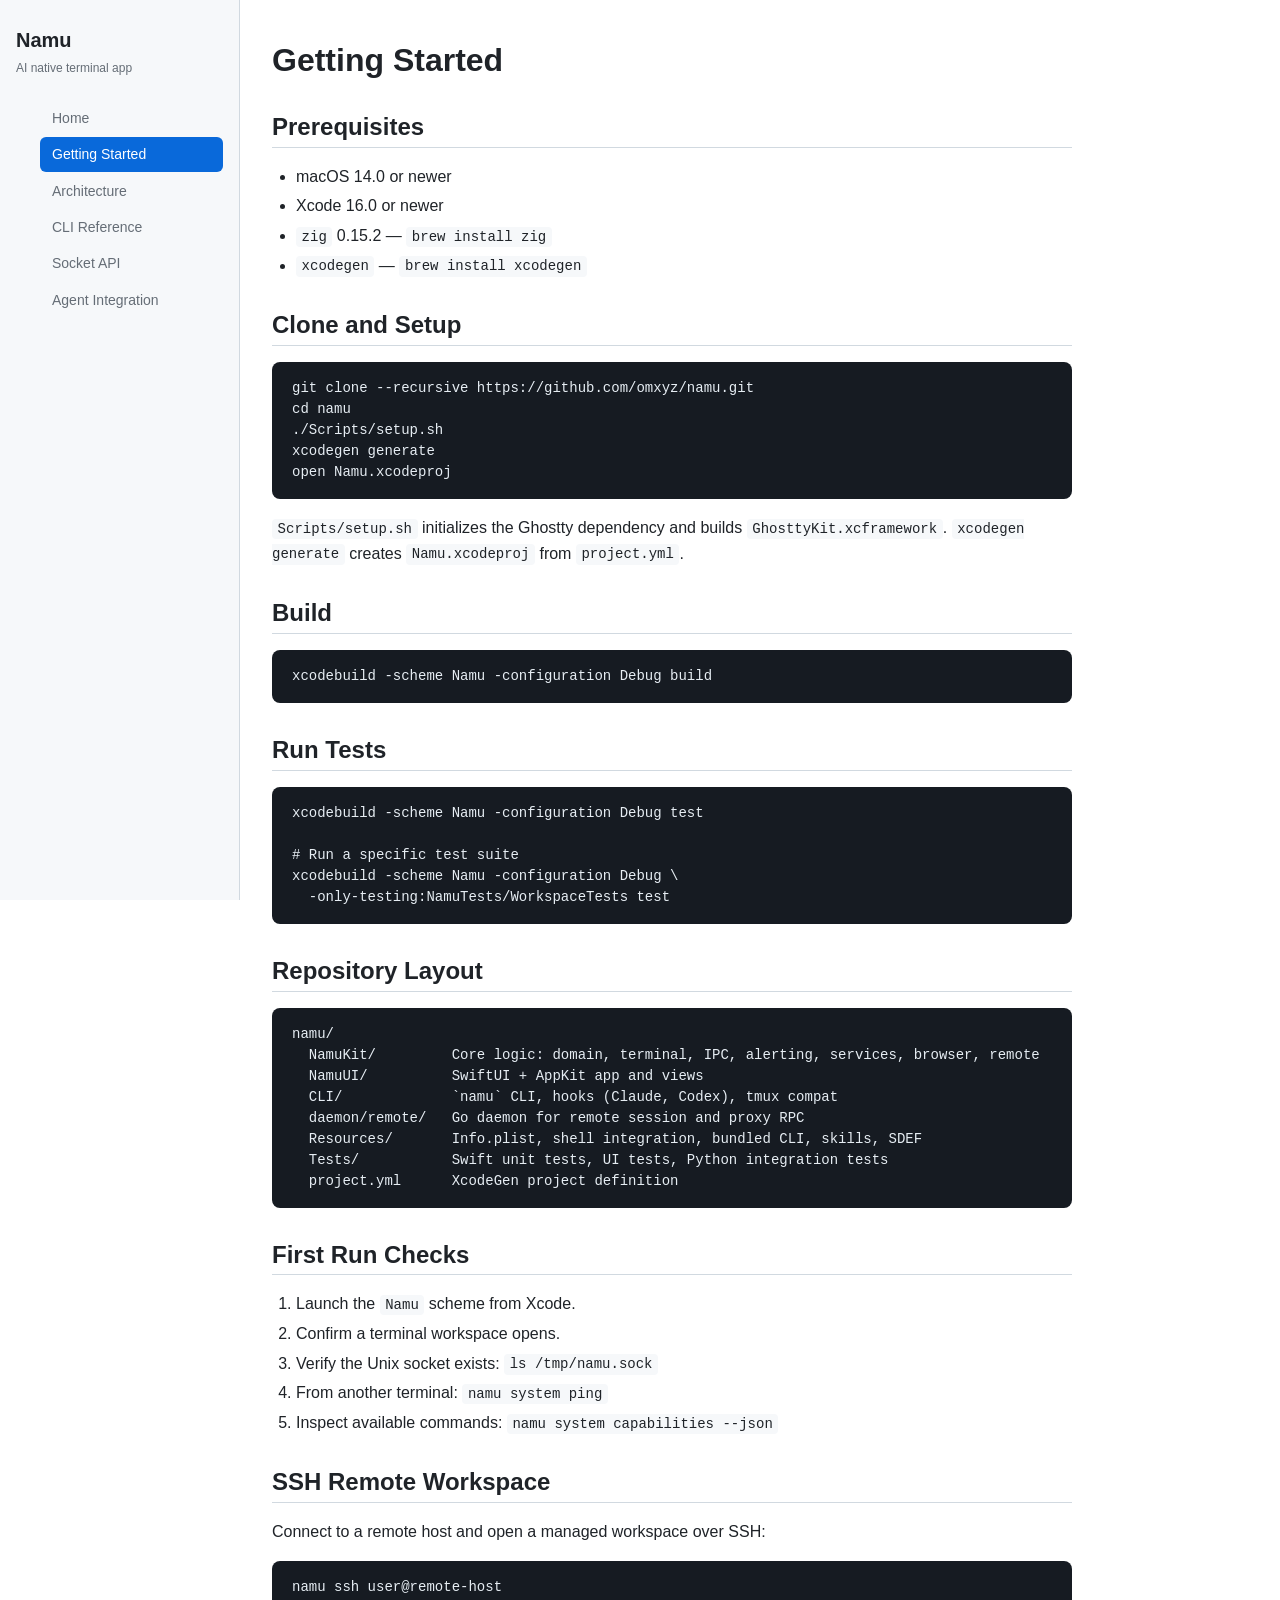
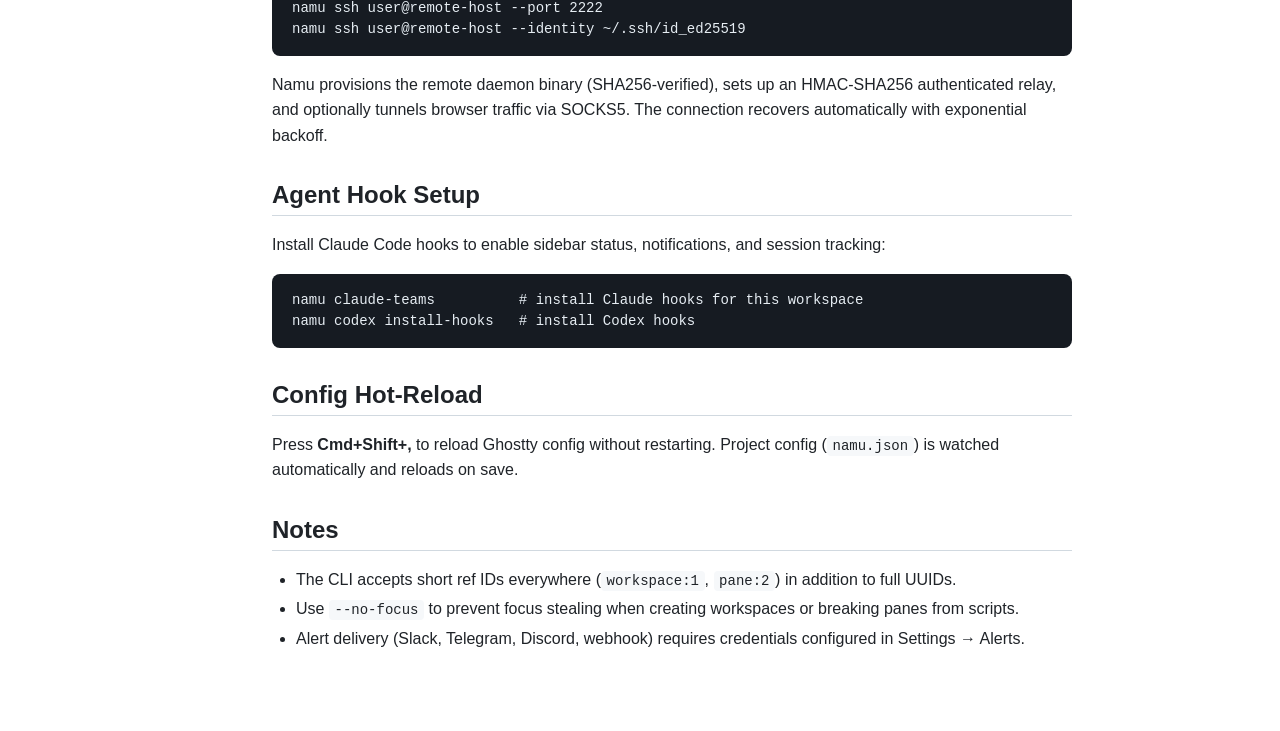
<file: docs/getting-started.html>
<!DOCTYPE html>
<html lang="en">
<head>
    <meta charset="utf-8">
    <meta name="viewport" content="width=device-width, initial-scale=1">
    <title>Getting Started — Namu</title>
    <link rel="stylesheet" href="style.css">
</head>
<body>
<div class="page-wrapper">
    <aside class="sidebar">
        <a href="index.html" class="sidebar-logo">Namu</a>
        <p class="sidebar-tagline">AI native terminal app</p>
        <nav>
            <ul>
                <li><a href="index.html">Home</a></li>
                <li><a href="getting-started.html" class="active">Getting Started</a></li>
                <li><a href="architecture.html">Architecture</a></li>
                <li><a href="cli-reference.html">CLI Reference</a></li>
                <li><a href="socket-api.html">Socket API</a></li>
                <li><a href="ai-integration.html">Agent Integration</a></li>
            </ul>
        </nav>
    </aside>

    <main class="content">
        <h1>Getting Started</h1>

        <h2>Prerequisites</h2>
        <ul>
            <li>macOS 14.0 or newer</li>
            <li>Xcode 16.0 or newer</li>
            <li><code>zig</code> 0.15.2 — <code>brew install zig</code></li>
            <li><code>xcodegen</code> — <code>brew install xcodegen</code></li>
        </ul>

        <h2>Clone and Setup</h2>
        <pre><code>git clone --recursive https://github.com/omxyz/namu.git
cd namu
./Scripts/setup.sh
xcodegen generate
open Namu.xcodeproj</code></pre>

        <p>
            <code>Scripts/setup.sh</code> initializes the Ghostty dependency and builds
            <code>GhosttyKit.xcframework</code>. <code>xcodegen generate</code> creates
            <code>Namu.xcodeproj</code> from <code>project.yml</code>.
        </p>

        <h2>Build</h2>
        <pre><code>xcodebuild -scheme Namu -configuration Debug build</code></pre>

        <h2>Run Tests</h2>
        <pre><code>xcodebuild -scheme Namu -configuration Debug test

# Run a specific test suite
xcodebuild -scheme Namu -configuration Debug \
  -only-testing:NamuTests/WorkspaceTests test</code></pre>

        <h2>Repository Layout</h2>
        <pre><code>namu/
  NamuKit/         Core logic: domain, terminal, IPC, alerting, services, browser, remote
  NamuUI/          SwiftUI + AppKit app and views
  CLI/             `namu` CLI, hooks (Claude, Codex), tmux compat
  daemon/remote/   Go daemon for remote session and proxy RPC
  Resources/       Info.plist, shell integration, bundled CLI, skills, SDEF
  Tests/           Swift unit tests, UI tests, Python integration tests
  project.yml      XcodeGen project definition</code></pre>

        <h2>First Run Checks</h2>
        <ol>
            <li>Launch the <code>Namu</code> scheme from Xcode.</li>
            <li>Confirm a terminal workspace opens.</li>
            <li>Verify the Unix socket exists: <code>ls /tmp/namu.sock</code></li>
            <li>From another terminal: <code>namu system ping</code></li>
            <li>Inspect available commands: <code>namu system capabilities --json</code></li>
        </ol>

        <h2>SSH Remote Workspace</h2>
        <p>
            Connect to a remote host and open a managed workspace over SSH:
        </p>
        <pre><code>namu ssh user@remote-host
namu ssh user@remote-host --port 2222
namu ssh user@remote-host --identity ~/.ssh/id_ed25519</code></pre>
        <p>
            Namu provisions the remote daemon binary (SHA256-verified), sets up an
            HMAC-SHA256 authenticated relay, and optionally tunnels browser traffic via
            SOCKS5. The connection recovers automatically with exponential backoff.
        </p>

        <h2>Agent Hook Setup</h2>
        <p>Install Claude Code hooks to enable sidebar status, notifications, and session tracking:</p>
        <pre><code>namu claude-teams          # install Claude hooks for this workspace
namu codex install-hooks   # install Codex hooks</code></pre>

        <h2>Config Hot-Reload</h2>
        <p>
            Press <strong>Cmd+Shift+,</strong> to reload Ghostty config without restarting.
            Project config (<code>namu.json</code>) is watched automatically and reloads on save.
        </p>

        <h2>Notes</h2>
        <ul>
            <li>The CLI accepts short ref IDs everywhere (<code>workspace:1</code>, <code>pane:2</code>) in addition to full UUIDs.</li>
            <li>Use <code>--no-focus</code> to prevent focus stealing when creating workspaces or breaking panes from scripts.</li>
            <li>Alert delivery (Slack, Telegram, Discord, webhook) requires credentials configured in Settings → Alerts.</li>
        </ul>
    </main>
</div>
</body>
</html>
</file>
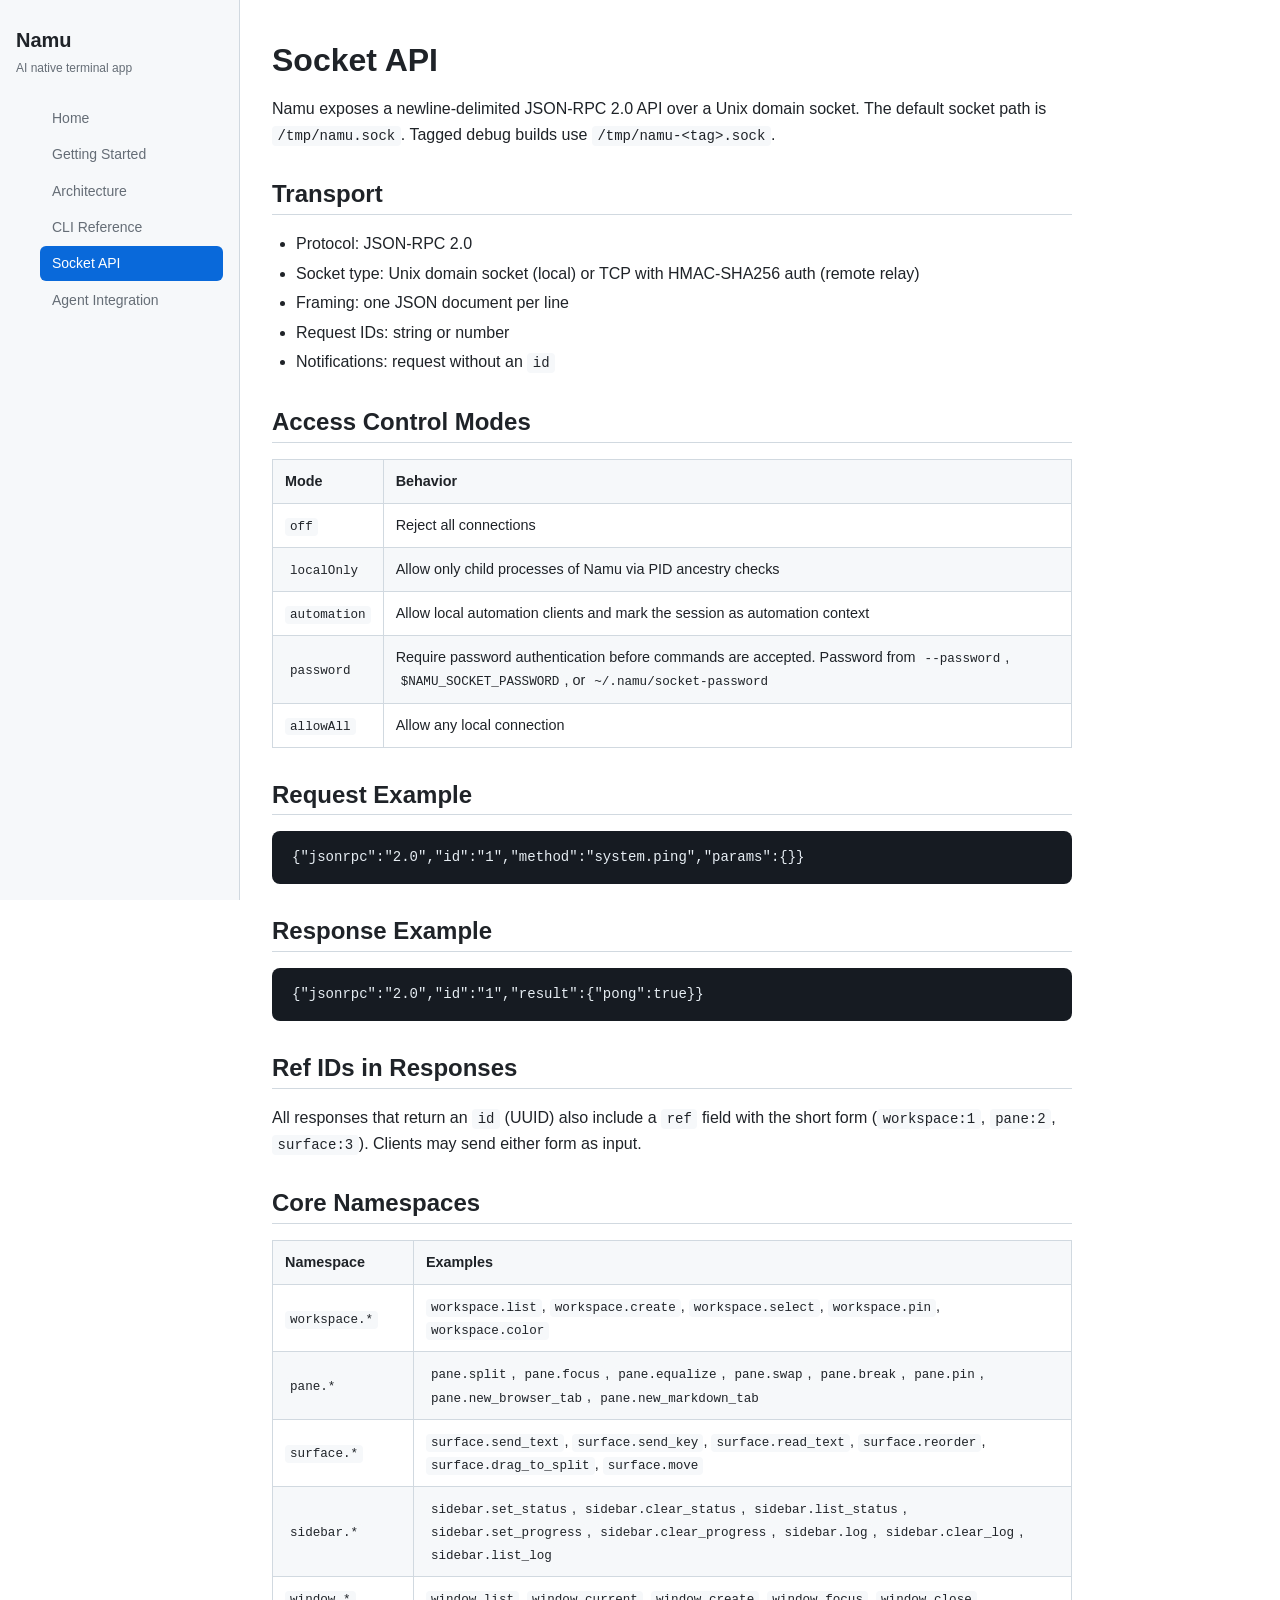
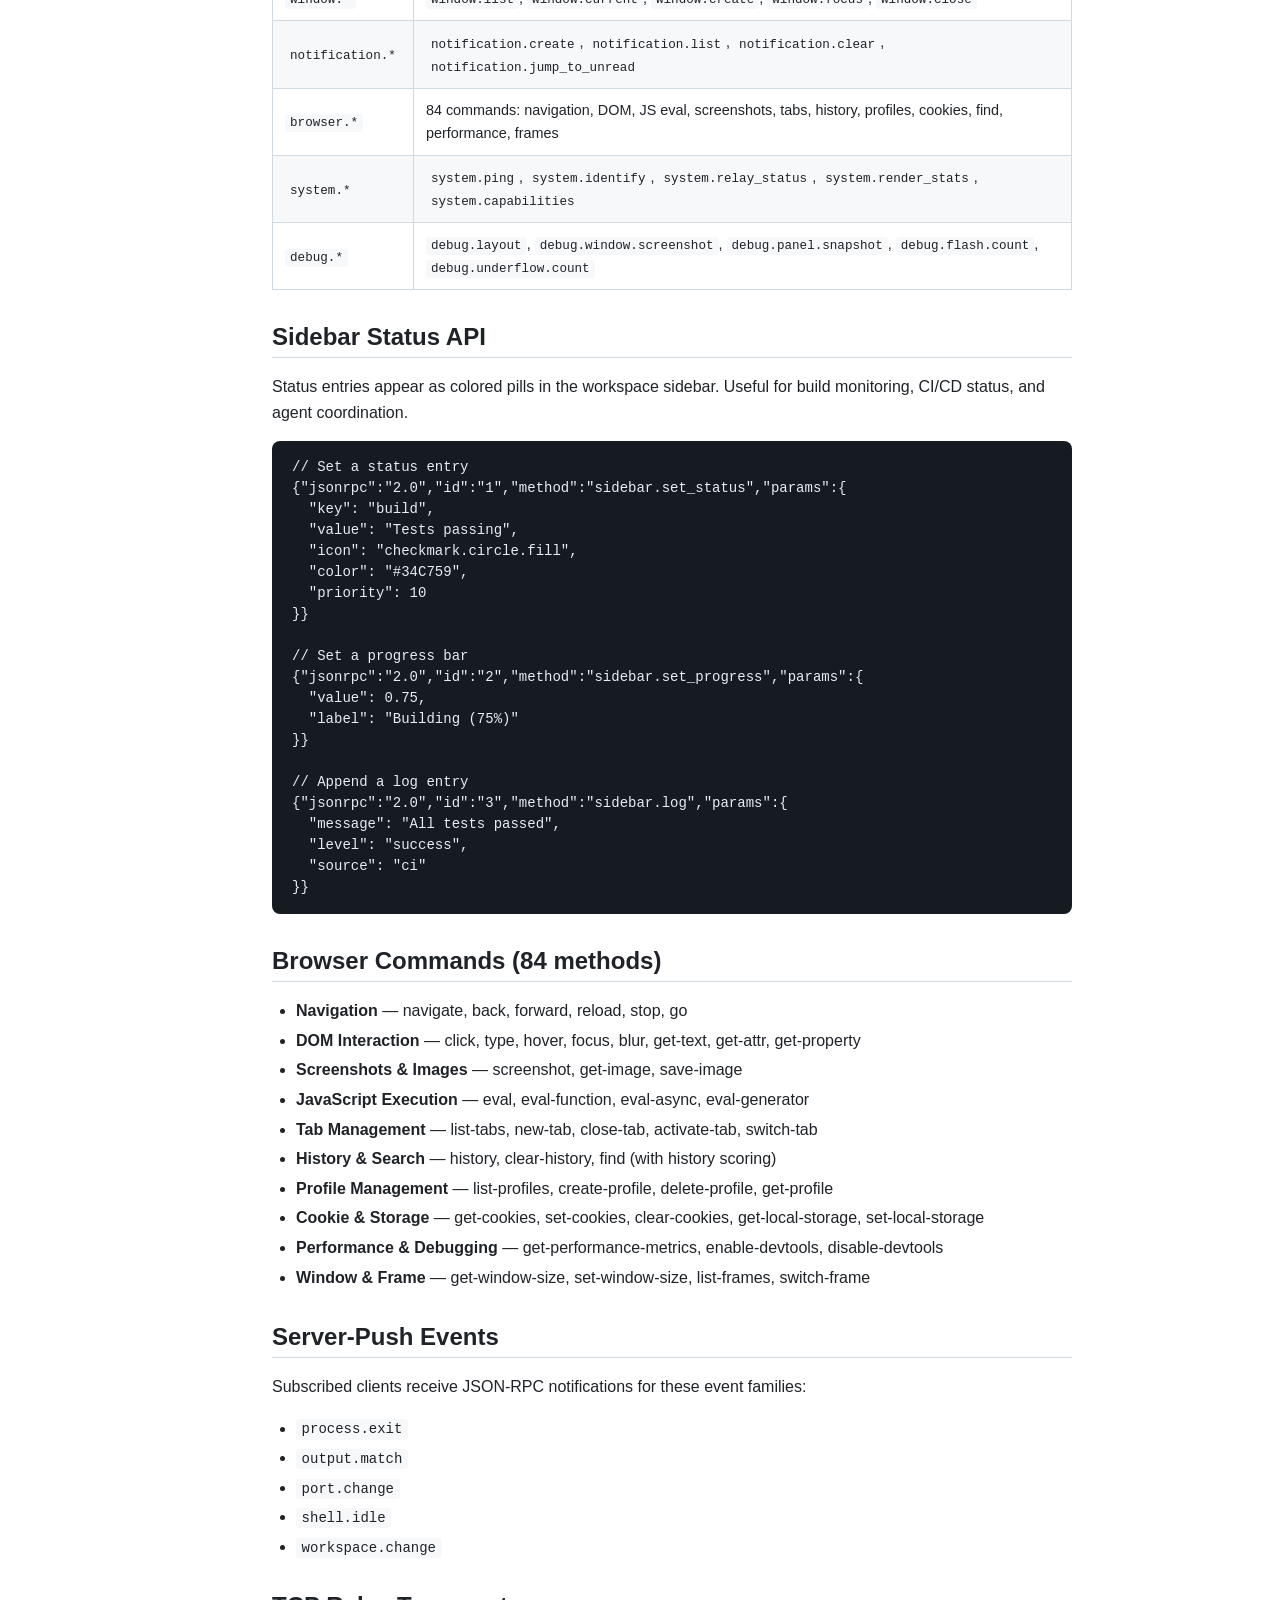
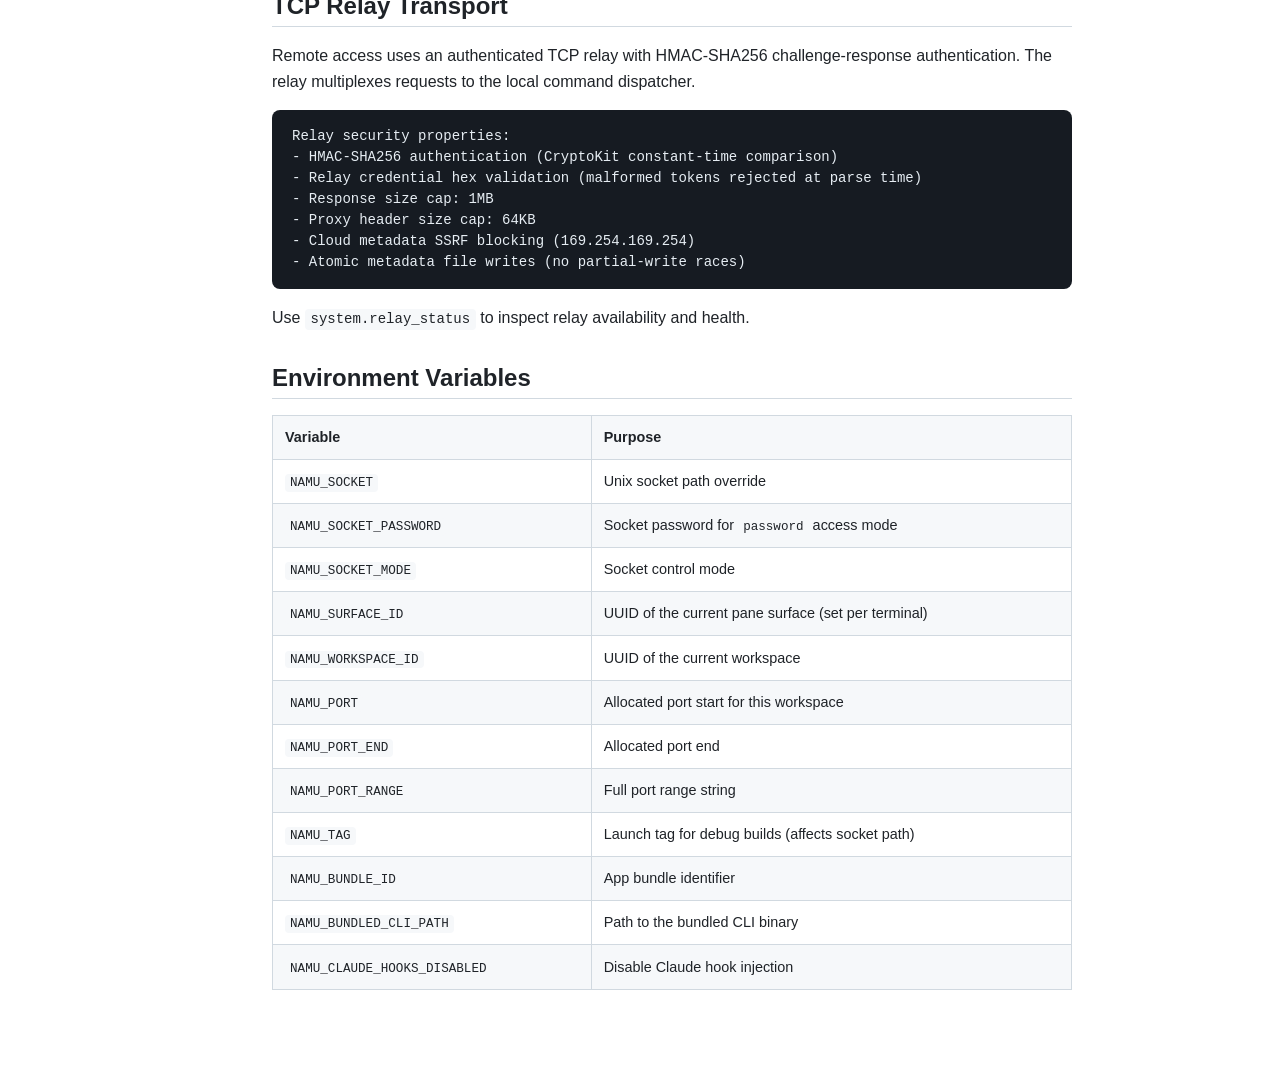
<file: docs/socket-api.html>
<!DOCTYPE html>
<html lang="en">
<head>
    <meta charset="utf-8">
    <meta name="viewport" content="width=device-width, initial-scale=1">
    <title>Socket API — Namu</title>
    <link rel="stylesheet" href="style.css">
</head>
<body>
<div class="page-wrapper">
    <aside class="sidebar">
        <a href="index.html" class="sidebar-logo">Namu</a>
        <p class="sidebar-tagline">AI native terminal app</p>
        <nav>
            <ul>
                <li><a href="index.html">Home</a></li>
                <li><a href="getting-started.html">Getting Started</a></li>
                <li><a href="architecture.html">Architecture</a></li>
                <li><a href="cli-reference.html">CLI Reference</a></li>
                <li><a href="socket-api.html" class="active">Socket API</a></li>
                <li><a href="ai-integration.html">Agent Integration</a></li>
            </ul>
        </nav>
    </aside>

    <main class="content">
        <h1>Socket API</h1>
        <p>
            Namu exposes a newline-delimited JSON-RPC 2.0 API over a Unix domain socket.
            The default socket path is <code>/tmp/namu.sock</code>. Tagged debug builds use
            <code>/tmp/namu-&lt;tag&gt;.sock</code>.
        </p>

        <h2>Transport</h2>
        <ul>
            <li>Protocol: JSON-RPC 2.0</li>
            <li>Socket type: Unix domain socket (local) or TCP with HMAC-SHA256 auth (remote relay)</li>
            <li>Framing: one JSON document per line</li>
            <li>Request IDs: string or number</li>
            <li>Notifications: request without an <code>id</code></li>
        </ul>

        <h2>Access Control Modes</h2>
        <table>
            <thead><tr><th>Mode</th><th>Behavior</th></tr></thead>
            <tbody>
                <tr><td><code>off</code></td><td>Reject all connections</td></tr>
                <tr><td><code>localOnly</code></td><td>Allow only child processes of Namu via PID ancestry checks</td></tr>
                <tr><td><code>automation</code></td><td>Allow local automation clients and mark the session as automation context</td></tr>
                <tr><td><code>password</code></td><td>Require password authentication before commands are accepted. Password from <code>--password</code>, <code>$NAMU_SOCKET_PASSWORD</code>, or <code>~/.namu/socket-password</code></td></tr>
                <tr><td><code>allowAll</code></td><td>Allow any local connection</td></tr>
            </tbody>
        </table>

        <h2>Request Example</h2>
        <pre><code>{"jsonrpc":"2.0","id":"1","method":"system.ping","params":{}}</code></pre>

        <h2>Response Example</h2>
        <pre><code>{"jsonrpc":"2.0","id":"1","result":{"pong":true}}</code></pre>

        <h2>Ref IDs in Responses</h2>
        <p>
            All responses that return an <code>id</code> (UUID) also include a <code>ref</code>
            field with the short form (<code>workspace:1</code>, <code>pane:2</code>,
            <code>surface:3</code>). Clients may send either form as input.
        </p>

        <h2>Core Namespaces</h2>
        <table>
            <thead><tr><th>Namespace</th><th>Examples</th></tr></thead>
            <tbody>
                <tr><td><code>workspace.*</code></td><td><code>workspace.list</code>, <code>workspace.create</code>, <code>workspace.select</code>, <code>workspace.pin</code>, <code>workspace.color</code></td></tr>
                <tr><td><code>pane.*</code></td><td><code>pane.split</code>, <code>pane.focus</code>, <code>pane.equalize</code>, <code>pane.swap</code>, <code>pane.break</code>, <code>pane.pin</code>, <code>pane.new_browser_tab</code>, <code>pane.new_markdown_tab</code></td></tr>
                <tr><td><code>surface.*</code></td><td><code>surface.send_text</code>, <code>surface.send_key</code>, <code>surface.read_text</code>, <code>surface.reorder</code>, <code>surface.drag_to_split</code>, <code>surface.move</code></td></tr>
                <tr><td><code>sidebar.*</code></td><td><code>sidebar.set_status</code>, <code>sidebar.clear_status</code>, <code>sidebar.list_status</code>, <code>sidebar.set_progress</code>, <code>sidebar.clear_progress</code>, <code>sidebar.log</code>, <code>sidebar.clear_log</code>, <code>sidebar.list_log</code></td></tr>
                <tr><td><code>window.*</code></td><td><code>window.list</code>, <code>window.current</code>, <code>window.create</code>, <code>window.focus</code>, <code>window.close</code></td></tr>
                <tr><td><code>notification.*</code></td><td><code>notification.create</code>, <code>notification.list</code>, <code>notification.clear</code>, <code>notification.jump_to_unread</code></td></tr>
                <tr><td><code>browser.*</code></td><td>84 commands: navigation, DOM, JS eval, screenshots, tabs, history, profiles, cookies, find, performance, frames</td></tr>
                <tr><td><code>system.*</code></td><td><code>system.ping</code>, <code>system.identify</code>, <code>system.relay_status</code>, <code>system.render_stats</code>, <code>system.capabilities</code></td></tr>
                <tr><td><code>debug.*</code></td><td><code>debug.layout</code>, <code>debug.window.screenshot</code>, <code>debug.panel.snapshot</code>, <code>debug.flash.count</code>, <code>debug.underflow.count</code></td></tr>
            </tbody>
        </table>

        <h2>Sidebar Status API</h2>
        <p>
            Status entries appear as colored pills in the workspace sidebar. Useful for build
            monitoring, CI/CD status, and agent coordination.
        </p>
        <pre><code>// Set a status entry
{"jsonrpc":"2.0","id":"1","method":"sidebar.set_status","params":{
  "key": "build",
  "value": "Tests passing",
  "icon": "checkmark.circle.fill",
  "color": "#34C759",
  "priority": 10
}}

// Set a progress bar
{"jsonrpc":"2.0","id":"2","method":"sidebar.set_progress","params":{
  "value": 0.75,
  "label": "Building (75%)"
}}

// Append a log entry
{"jsonrpc":"2.0","id":"3","method":"sidebar.log","params":{
  "message": "All tests passed",
  "level": "success",
  "source": "ci"
}}</code></pre>

        <h2>Browser Commands (84 methods)</h2>
        <ul>
            <li><strong>Navigation</strong> — navigate, back, forward, reload, stop, go</li>
            <li><strong>DOM Interaction</strong> — click, type, hover, focus, blur, get-text, get-attr, get-property</li>
            <li><strong>Screenshots &amp; Images</strong> — screenshot, get-image, save-image</li>
            <li><strong>JavaScript Execution</strong> — eval, eval-function, eval-async, eval-generator</li>
            <li><strong>Tab Management</strong> — list-tabs, new-tab, close-tab, activate-tab, switch-tab</li>
            <li><strong>History &amp; Search</strong> — history, clear-history, find (with history scoring)</li>
            <li><strong>Profile Management</strong> — list-profiles, create-profile, delete-profile, get-profile</li>
            <li><strong>Cookie &amp; Storage</strong> — get-cookies, set-cookies, clear-cookies, get-local-storage, set-local-storage</li>
            <li><strong>Performance &amp; Debugging</strong> — get-performance-metrics, enable-devtools, disable-devtools</li>
            <li><strong>Window &amp; Frame</strong> — get-window-size, set-window-size, list-frames, switch-frame</li>
        </ul>

        <h2>Server-Push Events</h2>
        <p>Subscribed clients receive JSON-RPC notifications for these event families:</p>
        <ul>
            <li><code>process.exit</code></li>
            <li><code>output.match</code></li>
            <li><code>port.change</code></li>
            <li><code>shell.idle</code></li>
            <li><code>workspace.change</code></li>
        </ul>

        <h2>TCP Relay Transport</h2>
        <p>
            Remote access uses an authenticated TCP relay with HMAC-SHA256 challenge-response
            authentication. The relay multiplexes requests to the local command dispatcher.
        </p>
        <pre><code>Relay security properties:
- HMAC-SHA256 authentication (CryptoKit constant-time comparison)
- Relay credential hex validation (malformed tokens rejected at parse time)
- Response size cap: 1MB
- Proxy header size cap: 64KB
- Cloud metadata SSRF blocking (169.254.169.254)
- Atomic metadata file writes (no partial-write races)</code></pre>
        <p>
            Use <code>system.relay_status</code> to inspect relay availability and health.
        </p>

        <h2>Environment Variables</h2>
        <table>
            <thead><tr><th>Variable</th><th>Purpose</th></tr></thead>
            <tbody>
                <tr><td><code>NAMU_SOCKET</code></td><td>Unix socket path override</td></tr>
                <tr><td><code>NAMU_SOCKET_PASSWORD</code></td><td>Socket password for <code>password</code> access mode</td></tr>
                <tr><td><code>NAMU_SOCKET_MODE</code></td><td>Socket control mode</td></tr>
                <tr><td><code>NAMU_SURFACE_ID</code></td><td>UUID of the current pane surface (set per terminal)</td></tr>
                <tr><td><code>NAMU_WORKSPACE_ID</code></td><td>UUID of the current workspace</td></tr>
                <tr><td><code>NAMU_PORT</code></td><td>Allocated port start for this workspace</td></tr>
                <tr><td><code>NAMU_PORT_END</code></td><td>Allocated port end</td></tr>
                <tr><td><code>NAMU_PORT_RANGE</code></td><td>Full port range string</td></tr>
                <tr><td><code>NAMU_TAG</code></td><td>Launch tag for debug builds (affects socket path)</td></tr>
                <tr><td><code>NAMU_BUNDLE_ID</code></td><td>App bundle identifier</td></tr>
                <tr><td><code>NAMU_BUNDLED_CLI_PATH</code></td><td>Path to the bundled CLI binary</td></tr>
                <tr><td><code>NAMU_CLAUDE_HOOKS_DISABLED</code></td><td>Disable Claude hook injection</td></tr>
            </tbody>
        </table>
    </main>
</div>
</body>
</html>
</file>
<file: docs/style.css>
/* Namu Documentation -- style.css */

/* ------------------------------------------------------------------ */
/* Reset & Base                                                       */
/* ------------------------------------------------------------------ */

*,
*::before,
*::after {
    box-sizing: border-box;
    margin: 0;
    padding: 0;
}

:root {
    --font-sans: -apple-system, BlinkMacSystemFont, "Segoe UI", Roboto,
        Oxygen-Sans, Ubuntu, Cantarell, "Helvetica Neue", sans-serif;
    --font-mono: "SF Mono", SFMono-Regular, ui-monospace, Menlo, Monaco,
        Consolas, "Liberation Mono", "Courier New", monospace;

    /* Light mode */
    --bg: #ffffff;
    --bg-alt: #f6f8fa;
    --fg: #1f2328;
    --fg-muted: #656d76;
    --border: #d1d9e0;
    --accent: #0969da;
    --accent-hover: #0550ae;
    --code-bg: #f6f8fa;
    --code-fg: #1f2328;
    --pre-bg: #161b22;
    --pre-fg: #e6edf3;
    --nav-bg: #f6f8fa;
    --nav-border: #d1d9e0;
    --table-stripe: #f6f8fa;
    --sidebar-width: 240px;
    --content-max: 800px;
    --kbd-bg: #f0f0f0;
    --kbd-border: #ccc;

    /* Syntax highlighting (dark background) */
    --syn-keyword: #ff7b72;
    --syn-string: #a5d6ff;
    --syn-comment: #8b949e;
    --syn-number: #79c0ff;
    --syn-type: #ffa657;
    --syn-func: #d2a8ff;
}

@media (prefers-color-scheme: dark) {
    :root {
        --bg: #0d1117;
        --bg-alt: #161b22;
        --fg: #e6edf3;
        --fg-muted: #8b949e;
        --border: #30363d;
        --accent: #58a6ff;
        --accent-hover: #79c0ff;
        --code-bg: #161b22;
        --code-fg: #e6edf3;
        --pre-bg: #161b22;
        --pre-fg: #e6edf3;
        --nav-bg: #161b22;
        --nav-border: #30363d;
        --table-stripe: #161b22;
        --kbd-bg: #21262d;
        --kbd-border: #30363d;
    }
}

html {
    font-size: 16px;
    line-height: 1.6;
    -webkit-font-smoothing: antialiased;
    -moz-osx-font-smoothing: grayscale;
}

body {
    font-family: var(--font-sans);
    color: var(--fg);
    background: var(--bg);
}

/* ------------------------------------------------------------------ */
/* Layout                                                             */
/* ------------------------------------------------------------------ */

.page-wrapper {
    display: flex;
    min-height: 100vh;
}

/* Sidebar navigation */
.sidebar {
    position: fixed;
    top: 0;
    left: 0;
    width: var(--sidebar-width);
    height: 100vh;
    overflow-y: auto;
    padding: 1.5rem 1rem;
    background: var(--nav-bg);
    border-right: 1px solid var(--nav-border);
    z-index: 10;
}

.sidebar-logo {
    font-size: 1.25rem;
    font-weight: 700;
    color: var(--fg);
    text-decoration: none;
    display: block;
    margin-bottom: 0.25rem;
}

.sidebar-tagline {
    font-size: 0.75rem;
    color: var(--fg-muted);
    margin-bottom: 1.5rem;
    line-height: 1.4;
}

.sidebar nav ul {
    list-style: none;
}

.sidebar nav ul li {
    margin-bottom: 0.125rem;
}

.sidebar nav ul li a {
    display: block;
    padding: 0.375rem 0.75rem;
    color: var(--fg-muted);
    text-decoration: none;
    font-size: 0.875rem;
    border-radius: 6px;
    transition: background 0.15s, color 0.15s;
}

.sidebar nav ul li a:hover {
    background: var(--border);
    color: var(--fg);
}

.sidebar nav ul li a.active {
    background: var(--accent);
    color: #fff;
}

/* Main content */
.content {
    margin-left: var(--sidebar-width);
    flex: 1;
    padding: 2.5rem 2rem;
    max-width: calc(var(--content-max) + 4rem);
}

/* ------------------------------------------------------------------ */
/* Typography                                                         */
/* ------------------------------------------------------------------ */

h1, h2, h3, h4, h5, h6 {
    font-weight: 600;
    line-height: 1.25;
    margin-top: 2rem;
    margin-bottom: 1rem;
    color: var(--fg);
}

h1 { font-size: 2rem; margin-top: 0; }
h2 { font-size: 1.5rem; padding-bottom: 0.3rem; border-bottom: 1px solid var(--border); }
h3 { font-size: 1.25rem; }
h4 { font-size: 1rem; }

p {
    margin-bottom: 1rem;
}

a {
    color: var(--accent);
    text-decoration: none;
}

a:hover {
    color: var(--accent-hover);
    text-decoration: underline;
}

ul, ol {
    margin-bottom: 1rem;
    padding-left: 1.5rem;
}

li {
    margin-bottom: 0.25rem;
}

/* ------------------------------------------------------------------ */
/* Code                                                               */
/* ------------------------------------------------------------------ */

code {
    font-family: var(--font-mono);
    font-size: 0.875em;
    background: var(--code-bg);
    color: var(--code-fg);
    padding: 0.15em 0.4em;
    border-radius: 4px;
}

pre {
    background: var(--pre-bg);
    color: var(--pre-fg);
    border-radius: 8px;
    padding: 1rem 1.25rem;
    overflow-x: auto;
    margin-bottom: 1rem;
    line-height: 1.5;
    font-size: 0.875rem;
}

pre code {
    background: none;
    color: inherit;
    padding: 0;
    border-radius: 0;
    font-size: inherit;
}

/* Syntax classes */
.kw  { color: var(--syn-keyword); }
.str { color: var(--syn-string); }
.cmt { color: var(--syn-comment); }
.num { color: var(--syn-number); }
.typ { color: var(--syn-type); }
.fn  { color: var(--syn-func); }

/* ------------------------------------------------------------------ */
/* Tables                                                             */
/* ------------------------------------------------------------------ */

table {
    width: 100%;
    border-collapse: collapse;
    margin-bottom: 1.5rem;
    font-size: 0.9rem;
}

th, td {
    text-align: left;
    padding: 0.625rem 0.75rem;
    border: 1px solid var(--border);
}

th {
    background: var(--bg-alt);
    font-weight: 600;
}

tr:nth-child(even) td {
    background: var(--table-stripe);
}

/* ------------------------------------------------------------------ */
/* Keyboard shortcut tag                                              */
/* ------------------------------------------------------------------ */

kbd {
    font-family: var(--font-mono);
    font-size: 0.8em;
    background: var(--kbd-bg);
    border: 1px solid var(--kbd-border);
    border-radius: 4px;
    padding: 0.1em 0.4em;
}

/* ------------------------------------------------------------------ */
/* Blockquote                                                         */
/* ------------------------------------------------------------------ */

blockquote {
    border-left: 4px solid var(--accent);
    padding: 0.5rem 1rem;
    margin: 0 0 1rem 0;
    color: var(--fg-muted);
    background: var(--bg-alt);
    border-radius: 0 6px 6px 0;
}

blockquote p:last-child {
    margin-bottom: 0;
}

/* ------------------------------------------------------------------ */
/* Horizontal Rule                                                    */
/* ------------------------------------------------------------------ */

hr {
    border: none;
    border-top: 1px solid var(--border);
    margin: 2rem 0;
}

/* ------------------------------------------------------------------ */
/* Feature grid (landing page)                                        */
/* ------------------------------------------------------------------ */

.feature-grid {
    display: grid;
    grid-template-columns: repeat(auto-fill, minmax(240px, 1fr));
    gap: 1.25rem;
    margin-bottom: 2rem;
}

.feature-card {
    background: var(--bg-alt);
    border: 1px solid var(--border);
    border-radius: 8px;
    padding: 1.25rem;
}

.feature-card h3 {
    font-size: 1rem;
    margin-top: 0;
    margin-bottom: 0.5rem;
}

.feature-card p {
    font-size: 0.875rem;
    color: var(--fg-muted);
    margin-bottom: 0;
}

/* ------------------------------------------------------------------ */
/* Responsive                                                         */
/* ------------------------------------------------------------------ */

@media (max-width: 768px) {
    .sidebar {
        position: static;
        width: 100%;
        height: auto;
        border-right: none;
        border-bottom: 1px solid var(--nav-border);
        padding: 1rem;
    }

    .sidebar nav ul {
        display: flex;
        flex-wrap: wrap;
        gap: 0.25rem;
    }

    .content {
        margin-left: 0;
        padding: 1.5rem 1rem;
    }

    .feature-grid {
        grid-template-columns: 1fr;
    }
}
</file>
